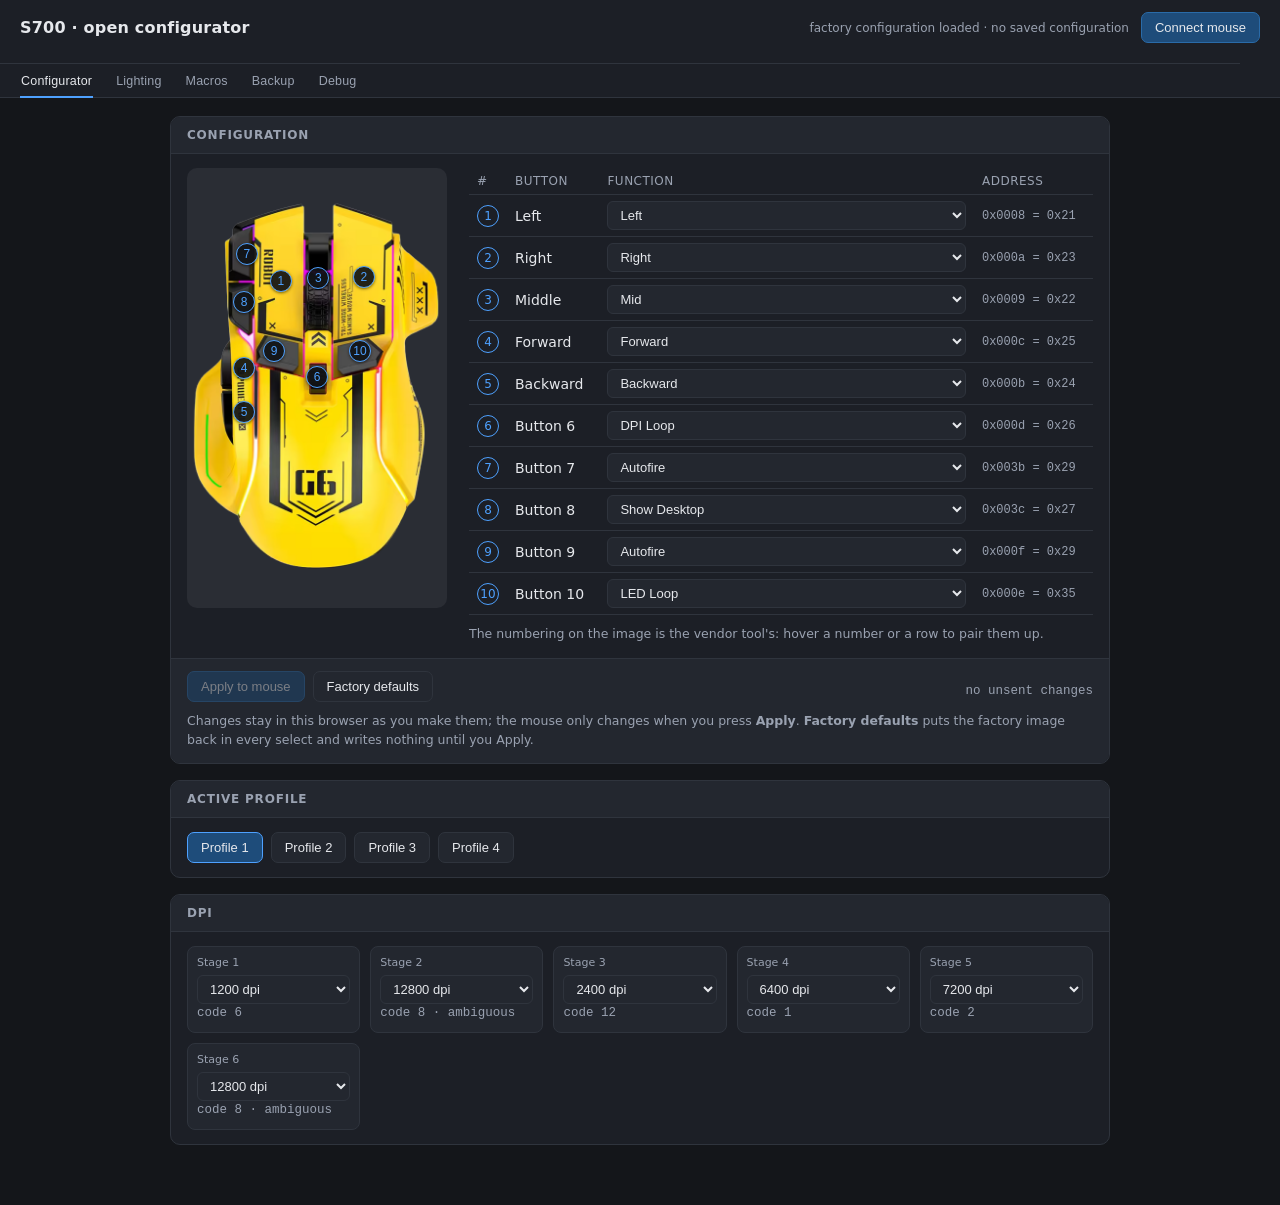
<file: web/index.html>
<!doctype html>
<html lang="en">
<head>
<meta charset="utf-8">
<meta http-equiv="Cache-Control" content="no-store, must-revalidate">
<meta name="viewport" content="width=device-width, initial-scale=1">
<title>S700 mouse configurator — HXSJ S700 «G6» without the vendor software</title>
<meta name="description" content="Configure the HXSJ S700 (&quot;G6&quot;) gaming mouse from your browser or a single binary: 10 buttons, 6 DPI stages, macros and RGB lighting. No drivers, no vendor software, no install — Linux, Windows and Chrome via WebHID.">
<meta name="keywords" content="S700, HXSJ S700, G6 mouse, S700 Gaming Mouse, mouse configurator, WebHID, HID feature report, DPI, macros, RGB lighting, Linux, Windows, no drivers">
<meta name="author" content="Jo3l">
<meta name="robots" content="index,follow">
<link rel="canonical" href="https://jo3l.github.io/s700-mouse-configurator/">
<meta property="og:type" content="website">
<meta property="og:site_name" content="S700 mouse configurator">
<meta property="og:title" content="S700 mouse configurator — HXSJ S700 «G6»">
<meta property="og:description" content="Buttons, DPI stages, macros and RGB lighting for the HXSJ S700 mouse, from a web page or a single binary. No vendor software, no drivers.">
<meta property="og:url" content="https://jo3l.github.io/s700-mouse-configurator/">
<meta name="twitter:card" content="summary">
<meta name="theme-color" content="#101216">
<link rel="icon" href="data:image/svg+xml,%3Csvg xmlns='http://www.w3.org/2000/svg' viewBox='0 0 32 32'%3E%3Crect width='32' height='32' rx='8' fill='%23101216'/%3E%3Crect x='11' y='7' width='10' height='17' rx='5' fill='none' stroke='%236cf' stroke-width='2'/%3E%3Cline x1='16' y1='10' x2='16' y2='14' stroke='%236cf' stroke-width='2'/%3E%3C/svg%3E">
<link rel="stylesheet" href="./style.css">
</head>
<body>
<header>
  <h1>S700 · open configurator</h1>
  <nav class="tabs" id="tabs" role="tablist" aria-label="Views">
    <button role="tab" id="tabMain" data-panel="main" aria-controls="panelMain"
            aria-selected="true" tabindex="0">Configurator</button>
    <button role="tab" id="tabLights" data-panel="lights" aria-controls="panelLights"
            aria-selected="false" tabindex="-1">Lighting</button>
    <button role="tab" id="tabMacros" data-panel="macros" aria-controls="panelMacros"
            aria-selected="false" tabindex="-1">Macros</button>
    <button role="tab" id="tabBackup" data-panel="backup" aria-controls="panelBackup"
            aria-selected="false" tabindex="-1">Backup</button>
    <button role="tab" id="tabDebug" data-panel="debug" aria-controls="panelDebug"
            aria-selected="false" tabindex="-1">Debug</button>
  </nav>
  <span class="spacer"></span>
  <span id="status">no device</span>
  <button id="btnConnect" class="primary">Connect mouse</button>
</header>

<main>
  <!-- ========================================================= configuration -->
  <div class="tabpanel" id="panelMain" role="tabpanel" aria-labelledby="tabMain">
    <p class="hint err" id="intro" hidden></p>

    <section>
      <h2>Configuration</h2>
      <div class="body buttons-layout">
        <div class="diagram" id="diagram">
          <img src="./mouse.png" alt="Mouse seen from above; the numbers on the hover targets are the vendor tool's">
        </div>
        <div class="buttons-table">
          <p class="hint warn" id="cfgWarn" hidden></p>
          <table>
            <thead><tr><th>#</th><th>Button</th><th>Function</th><th>Address</th></tr></thead>
            <tbody id="buttons"></tbody>
          </table>
          <p class="hint" style="margin:10px 0 0">
            The numbering on the image is the vendor tool's: hover a number or a row to pair them up.
          </p>
        </div>
      </div>
      <div class="body footer">
        <div class="bar" id="bar"><i></i></div>
        <div class="row">
          <button id="btnApply" class="primary" disabled>Apply to mouse</button>
          <button id="btnDefaults">Factory defaults</button>
          <span class="mono hint" id="applyState" style="margin-left:auto"></span>
        </div>
        <p class="hint" style="margin-bottom:0">
          Changes stay in this browser as you make them; the mouse only changes when you press
          <b>Apply</b>. <b>Factory defaults</b> puts the factory image back in every select and writes
          nothing until you Apply.
        </p>
      </div>
    </section>

    <section>
      <h2>Active profile</h2>
      <div class="body">
        <div class="profiles" id="profiles"></div>
      </div>
    </section>

    <section>
      <h2>DPI</h2>
      <div class="body">
        <div class="dpi" id="dpi"></div>
      </div>
    </section>
  </div>

  <!-- ================================================================ lighting -->
  <div class="tabpanel" id="panelLights" role="tabpanel" aria-labelledby="tabLights" hidden>
    <section>
      <h2>Lighting</h2>
      <div class="body">
        <div class="row">
          <label class="mono" for="ledMode">effect</label>
          <select id="ledMode"></select>
          <span class="mono hint" id="ledModeRaw"></span>
        </div>
        <div class="row" style="margin-top:10px">
          <span class="led-opt" id="ledOptBright">
            <label class="mono" for="ledBright">brightness <span class="hint">(0 = brightest)</span></label>
            <input id="ledBright" type="range" min="0" max="15" step="1" value="0">
            <span class="mono led-num" id="ledBrightVal">0</span>
          </span>
          <span class="led-opt" id="ledOptSpeed">
            <label class="mono" for="ledCycle">speed</label>
            <input id="ledCycle" type="range" min="0" max="7" step="1" value="0">
            <span class="mono led-num" id="ledCycleVal">0</span>
          </span>
        </div>
        <div class="row" style="margin-top:10px" id="ledRowFeats">
          <span class="led-opt" id="ledOptSym">
            <label class="ch"><input type="checkbox" id="ledSymmetry"><i>symmetric</i></label>
          </span>
          <span class="led-opt" id="ledOptDirs"><span class="led-dirs" id="ledDirs"></span></span>
        </div>
        <div id="ledOptReact" hidden>
          <div class="row" style="margin-top:10px"><span class="mono">button response</span></div>
          <div class="led-react" id="ledReact"></div>
        </div>
        <p class="hint" id="ledHint" style="margin:10px 0 0"></p>
        <p class="hint" style="margin:10px 0 0">
          The animations live in the firmware: you pick one, and then its colours, brightness and
          direction. The fourteen entries and the controls each one shows are the vendor tool's own —
          measured by driving it and diffing the image it writes, so what you set here is what it would
          have stored. <span class="mono">0x1C</span> holds the effect (high nibble) and the cycle speed
          (low nibble); <span class="mono">0x33</span> bit 7 selects the vendor's second group of names,
          which is why some names repeat the same id.
        </p>
      </div>
    </section>

    <section id="secLedColours">
      <h2>Colours</h2>
      <div class="body">
        <div class="led-colours" id="ledUser"></div>
        <p class="hint" style="margin:10px 0 0">
          Seven colours, 4 bits per channel (<span class="mono">0–15</span> each), so the picker can
          only land on 16 levels — the numbers next to it are exactly what goes into the mouse. The
          cycling effects walk through the ones ticked as <b>cycle</b>. Colour 1–6 is stored paired
          with the six DPI stages in the same byte (one channel each), and colour 7 shares a byte
          with the brightness.
        </p>
      </div>
    </section>

    <section id="secLedDpi">
      <h2>Colour per DPI stage</h2>
      <div class="body">
        <div class="led-colours" id="ledDpi"></div>
        <p class="hint" style="margin:10px 0 0">
          What some effects step through as you change stage, one colour per DPI step.
        </p>
      </div>
      <div class="body footer">
        <div class="bar" id="ledBar"><i></i></div>
        <div class="row">
          <button id="btnApplyLeds" class="primary" disabled>Apply to mouse</button>
          <span class="mono hint" id="ledApplyState" style="margin-left:auto"></span>
        </div>
        <p class="hint" style="margin-bottom:0">
          One <b>Apply</b> writes the <b>whole configuration</b> — buttons, DPI, macros, profile and
          these lights — not just the colours: the mouse cannot be read back, so sending only some
          fields would leave its pointer table stale. Until you Apply, the changes stay in this
          browser.
        </p>
      </div>
    </section>
  </div>

  <!-- ================================================================ macros -->
  <div class="tabpanel" id="panelMacros" role="tabpanel" aria-labelledby="tabMacros" hidden>
    <section>
      <h2>Macros</h2>
      <div class="body macros-layout">
        <div class="macro-side">
          <div class="row">
            <button id="btnMacroNew" class="primary">New macro</button>
            <span class="mono hint" id="macroSpace" style="margin-left:auto"></span>
          </div>
          <div class="macro-items" id="macroList"></div>
        </div>
        <div class="macro-editor">
          <p class="hint" id="macroEmpty">
            No macro selected. A macro is a short sequence of key presses the mouse runs on its own
            when you assign it to a button — create one with <b>New macro</b>.
          </p>
          <div id="macroForm" hidden>
            <div class="macro-head">
              <label class="mono" for="macroName">name</label>
              <input id="macroName" type="text" maxlength="40" spellcheck="false"
                     placeholder="copy / paste, open terminal…">
              <button id="btnMacroDelete" class="ghost">Delete</button>
            </div>
            <div class="macro-repeat">
              <label><input type="radio" name="macroRepeat" value="release"> Run until release</label>
              <label><input type="radio" name="macroRepeat" value="click"> Run until click</label>
              <label><input type="radio" name="macroRepeat" value="on"> Repeat on</label>
              <input id="macroCount" type="number" min="1" max="999" value="1" title="How many times the macro runs">
              <span class="mono hint">times</span>
            </div>
            <p class="hint" style="margin:2px 0 8px">
              <b>Run until release</b> is the mode the held-key recipe uses: a one-step macro with
              the key <i>down</i> holds while the button is pressed (measured on the mouse).
              Multi-step flows, <b>Run until click</b> and <b>Repeat on N</b> are written exactly as
              the vendor tool writes them, but their timing has not been watched on the mouse. The
              mode lives inside the macro, not in the button's action byte
              (<span class="mono">docs/PROTOCOL.md</span> §5-ter).
            </p>
            <div class="macro-steps" id="macroSteps"></div>
            <div class="row" style="margin-top:10px">
              <button id="btnMacroAddStep">Add step</button>
            </div>
            <pre class="mono" id="macroBytes"></pre>
          </div>
        </div>
      </div>
      <div class="body footer">
        <div class="row">
          <button id="btnApplyMacros" class="primary" disabled>Apply to mouse</button>
          <span class="mono hint" id="macroApplyState" style="margin-left:auto"></span>
        </div>
        <p class="hint" style="margin-bottom:0">
          To use a macro, pick it in the <b>Function</b> column of the Configuration tab — macro slots
          are only mapped in profile 1, like media and keyboard keys. Macros live in this browser and
          reach the mouse with <b>Apply</b>, sharing the mouse's 192 B flow block with the keys: a
          held key takes 42 B and a macro takes its own length, so they add up.
        </p>
      </div>
    </section>
  </div>

  <!-- ================================================================ backup -->
  <div class="tabpanel" id="panelBackup" role="tabpanel" aria-labelledby="tabBackup" hidden>
    <section>
      <h2>Configuration file</h2>
      <div class="body">
        <div class="row">
          <button id="btnBackup" disabled>Export configuration…</button>
          <button id="btnRestore">Import configuration…</button>
          <input type="file" id="fileRestore" accept=".json" style="display:none">
        </div>
        <p class="hint" style="margin-bottom:0">
          Export downloads the whole memory image as JSON (1384 bytes) — keep it to move the setup to
          another PC or to undo later. Import loads a file into the editor and saves it in this browser;
          it does not write to the mouse: review it and press <b>Apply</b> in the configuration tab.
        </p>
      </div>
    </section>

    <section>
      <h2>Saved in this browser</h2>
      <div class="body">
        <div class="row">
          <button id="btnLoadSaved" disabled>Revert to saved</button>
          <button id="btnForget" class="ghost" disabled>Forget</button>
          <span class="mono hint" id="storageState" style="margin-left:auto"></span>
        </div>
        <p class="hint" style="margin-bottom:0">
          Every change is stored in this browser (<span class="mono">localStorage</span>) as you make
          it, so reloading the page does not lose it; a file is only needed to carry the setup
          elsewhere. <b>Revert</b> throws the unsent changes away and goes back to what is stored;
          <b>Forget</b> deletes what is stored.
        </p>
      </div>
    </section>
  </div>

  <!-- ================================================================= debug -->
  <div class="tabpanel" id="panelDebug" role="tabpanel" aria-labelledby="tabDebug" hidden>
    <section>
      <h2>Theme</h2>
      <div class="body">
        <div class="row">
          <label class="mono" for="themeSelect">skin</label>
          <select id="themeSelect">
            <option value="classic" selected>Classic console</option>
            <option value="eva">ORIEL (EVA-01)</option>
          </select>
          <span class="mono hint" id="themeHint" style="margin-left:auto"></span>
        </div>
        <p class="hint" style="margin-bottom:0">
          The two skins are the same configurator over the same saved configuration; the other one
          opens as its own page in this window. Your unsent changes travel with it — they live in this
          browser, not in the page — and nothing is written to the mouse until <b>Apply</b>.
        </p>
      </div>
    </section>

    <section>
      <h2>Device</h2>
      <div class="body">
        <p class="hint" id="hintAll" hidden>
          If your mouse is not in the list, try <b>Search all HID devices</b> (it lists every HID
          device in the system, not just the vendor collection ones) and pick the one named like
          your mouse. If it still does not show up, the browser cannot talk to it.
        </p>
        <div class="row" style="margin-bottom:8px">
          <button id="btnConnectAll" hidden>Search all HID devices</button>
          <button id="btnCopy" disabled>Copy diagnostic</button>
        </div>
        <pre id="device" class="mono">(no device)</pre>
        <p class="hint mono" id="buildInfo" style="margin:6px 0 0"></p>
        <div id="linPerm" hidden style="margin-top:12px">
          <p class="hint" style="margin-top:0">
            <b>Linux:</b> the mouse node (<span class="mono" id="linPermNode">/dev/hidraw*</span>) belongs to
            root, so this user cannot open it. Install the udev rule once — your desktop asks for your
            password — and from then on both this window and Chrome use the mouse with nothing else to do.
          </p>
          <div class="row">
            <button id="btnInstallRule" class="primary">Install udev rule</button>
            <span class="mono hint" id="linPermState" style="margin-left:auto"></span>
          </div>
        </div>
      </div>
    </section>

    <section>
      <h2>Byte probe</h2>
      <div class="body">
        <div class="row">
          <label class="mono" for="pokeAddr">address</label>
          <input id="pokeAddr" class="mono" type="text" value="0x1c" style="width:76px">
          <label class="mono" for="pokeVal">value</label>
          <input id="pokeVal" class="mono" type="text" value="0x84" style="width:76px">
          <button id="btnPoke">Set in image</button>
          <button id="btnPokeClear" class="ghost">Clear all</button>
          <span class="mono hint" id="pokeState" style="margin-left:auto">(none)</span>
        </div>
        <p class="hint" style="margin-bottom:0">
          Sets one byte in the image this browser is holding — nothing is sent until <b>Apply</b>.
          For the fields the Lighting tab does not expose: sweep <span class="mono">0x1C</span>
          (effect in the high nibble, cycle time in the low one), <span class="mono">0x3F</span>
          (brightness) or <span class="mono">0x3A</span> (the symmetry/direction bits) and watch the
          mouse. Probes are not part of the saved configuration and are dropped on reload.
        </p>
      </div>
    </section>

    <section>
      <h2>Keyboard keys</h2>
      <div class="body">
        <div class="row">
          <label class="mono" for="keyMode">on press</label>
          <select id="keyMode">
            <option value="hold">hold while pressed (run until release)</option>
            <option value="tap">tap once</option>
            <option value="repeat">tap while held</option>
          </select>
          <label class="mono" for="slotMode">slot mode</label>
          <input id="slotMode" class="mono" size="4" value="04" />
          <span class="mono hint" id="keyModeHint" style="margin-left:auto"></span>
        </div>
        <div class="row">
          <button id="btnImageHex" class="ghost">Copy the image as hex</button>
          <button id="btnLogCopy" class="ghost">Copy the sent frames</button>
          <button id="btnKeyProbe" class="ghost">Probe the 4 key shapes on buttons 4–7 (G)</button>
          <span class="mono hint" id="keyProbeHint"></span>
        </div>
        <p class="hint" style="margin-bottom:0">
          <b>Hold</b> (the default) writes the vendor's own shape: twenty
          <span class="mono">81 &lt;key&gt;</span> words with action
          <span class="mono">0x2E</span>, no release inside, so the key goes down when you press
          the button and comes up when you let go — confirmed on the mouse. It needs the macro
          library out of the way first: the factory image keeps it in <span class="mono">0x400</span>,
          the same block the button flows use, so every Apply moves it up to
          <span class="mono">0x4C0</span> (<span class="mono">liftLibrary()</span>); otherwise the
          firmware runs the library's flow and the key is a 1 ms tap. <b>Tap once</b> carries its
          own release (<span class="mono">83 &lt;key&gt; &lt;delay&gt; &lt;key&gt; 00 00</span>) and
          <b>tap while held</b> uses <span class="mono">81/01</span> pairs. Nothing is written
          until <b>Apply</b>.
        </p>
      </div>
    </section>

    <section>
      <h2>Memory image</h2>
      <div class="body">
        <pre id="hex" class="mono">(nothing loaded yet)</pre>
      </div>
    </section>

    <section>
      <h2>HID traffic</h2>
      <div class="body">
        <div class="row">
          <label class="mono" for="pauseMs">delay between blocks</label>
          <input id="pauseMs" type="number" min="0" max="50" step="1" value="2"
                 style="width:64px;padding:5px 6px;border:1px solid #ccd;border-radius:6px">
          <span class="mono">ms</span>
          <span class="mono hint" style="margin-left:auto">
            applied on the next Apply · raise it if blocks time out
          </span>
        </div>
      </div>
      <pre id="log"></pre>
    </section>
  </div>
</main>


<div class="modal" id="keyModal" hidden>
  <div class="modal-box">
    <h3>Press the key to assign</h3>
    <p class="hint" style="margin-top:0">Click the box and press the key you want (Shift, Ctrl, A, F5…).</p>
    <div class="keycap" id="keyCap" tabindex="0">press a key…</div>
    <div class="row modal-actions">
      <button id="btnKeyCancel" class="ghost">Cancel</button>
      <button id="btnKeyUse" class="primary" disabled>Use this key</button>
    </div>
  </div>
</div>

<script type="module" src="./app.js"></script>
</body>
</html>
</file>
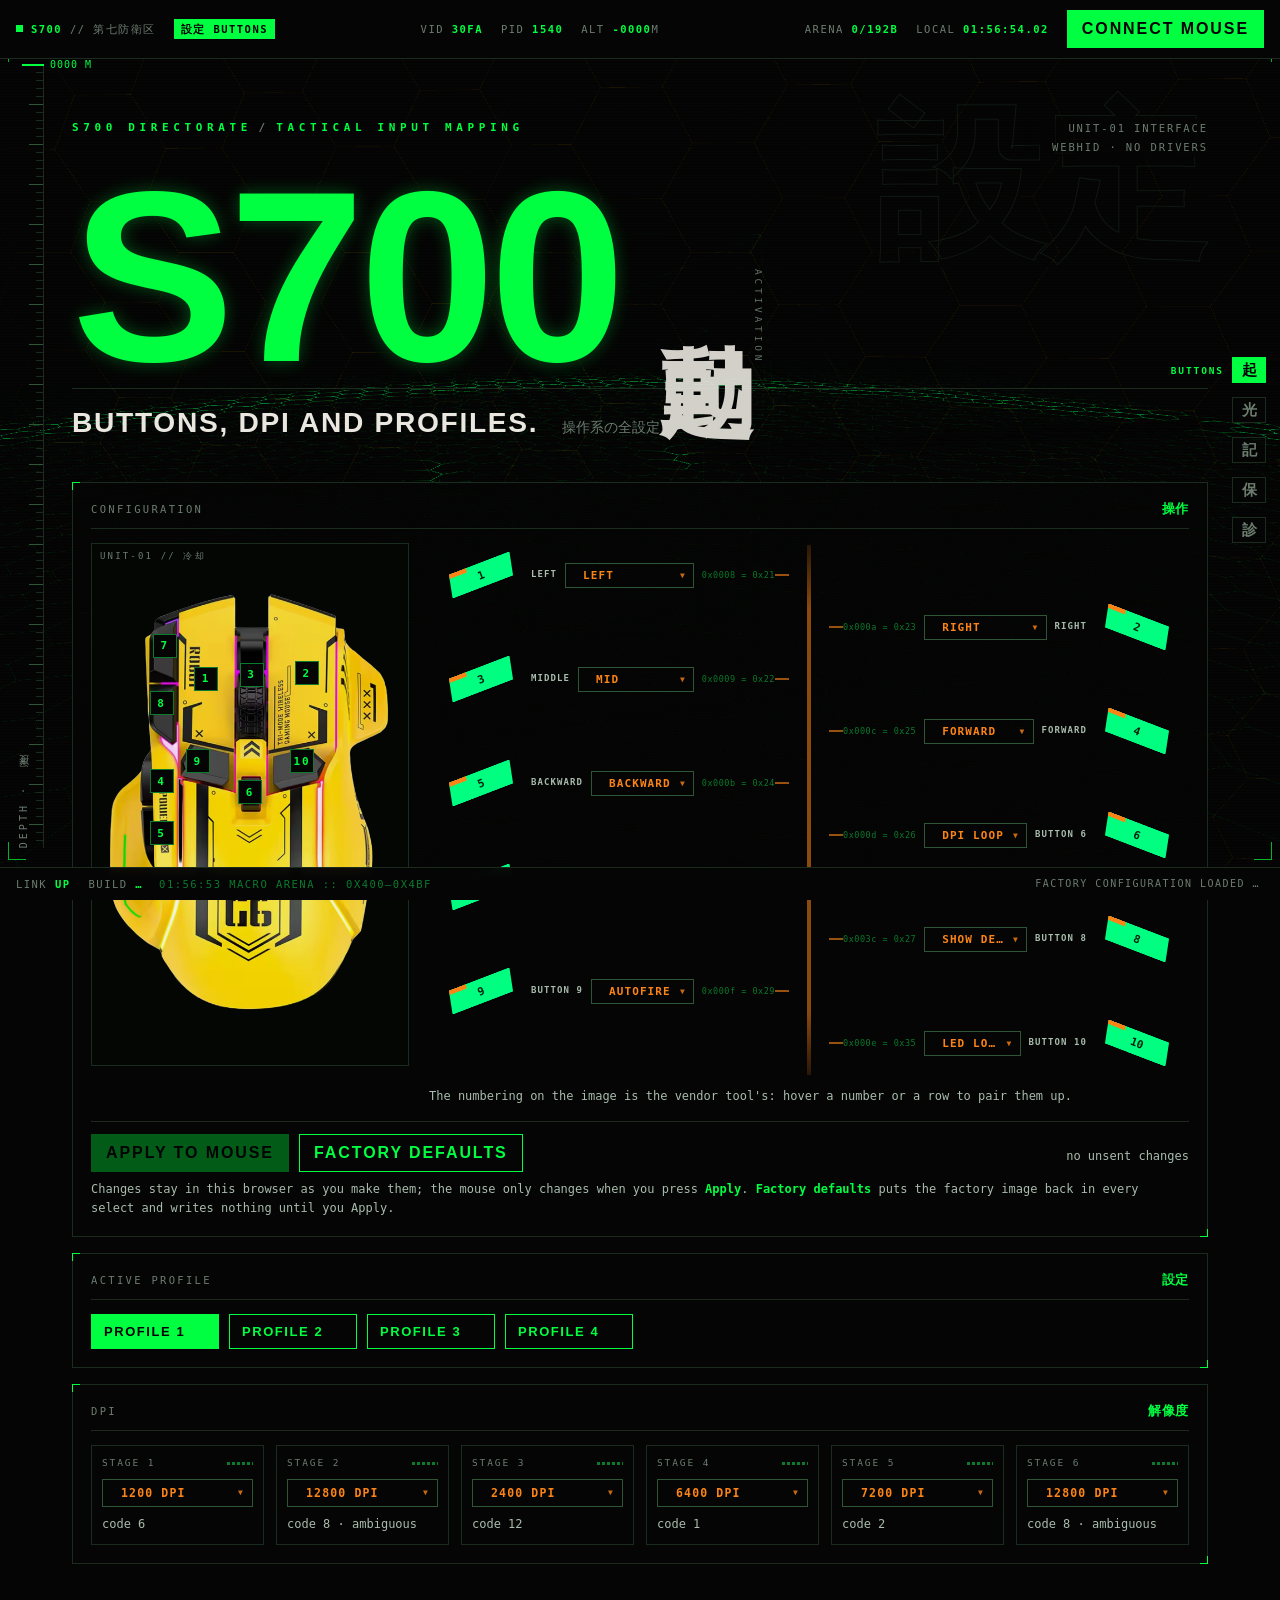
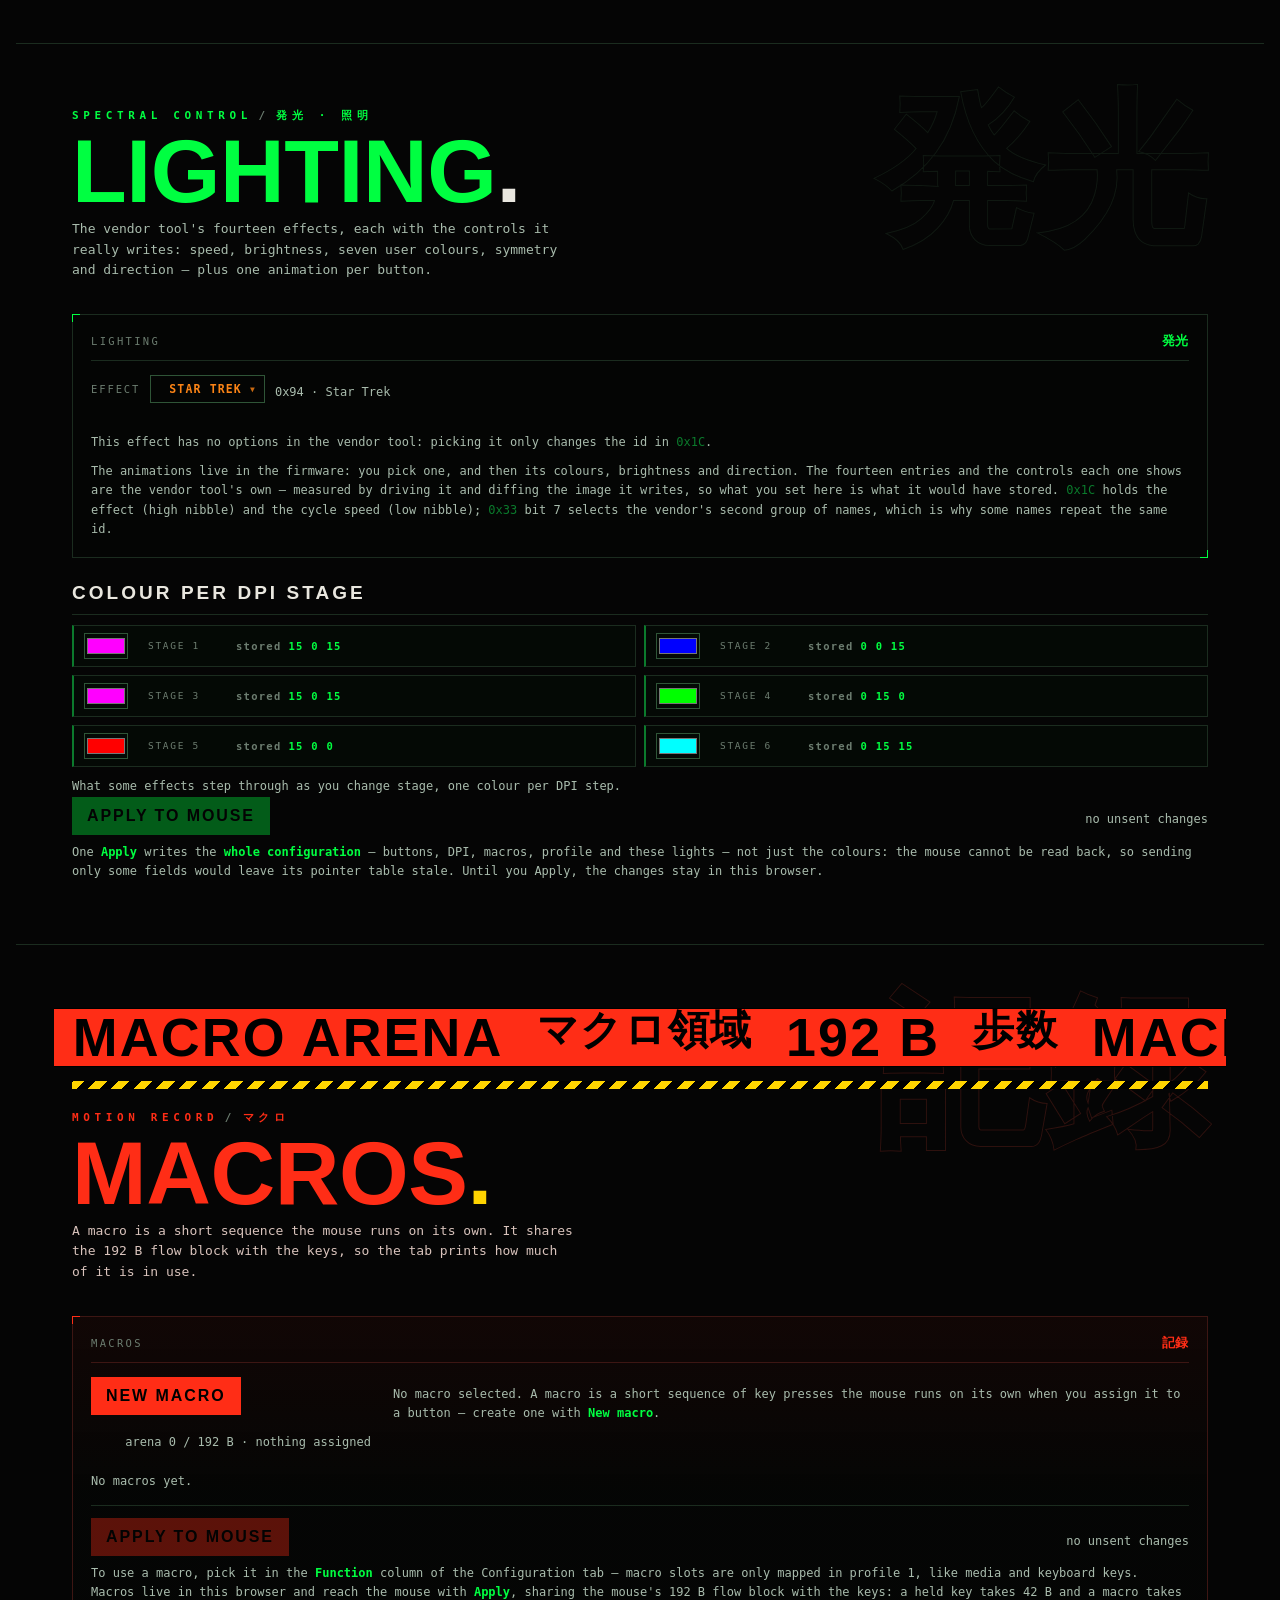
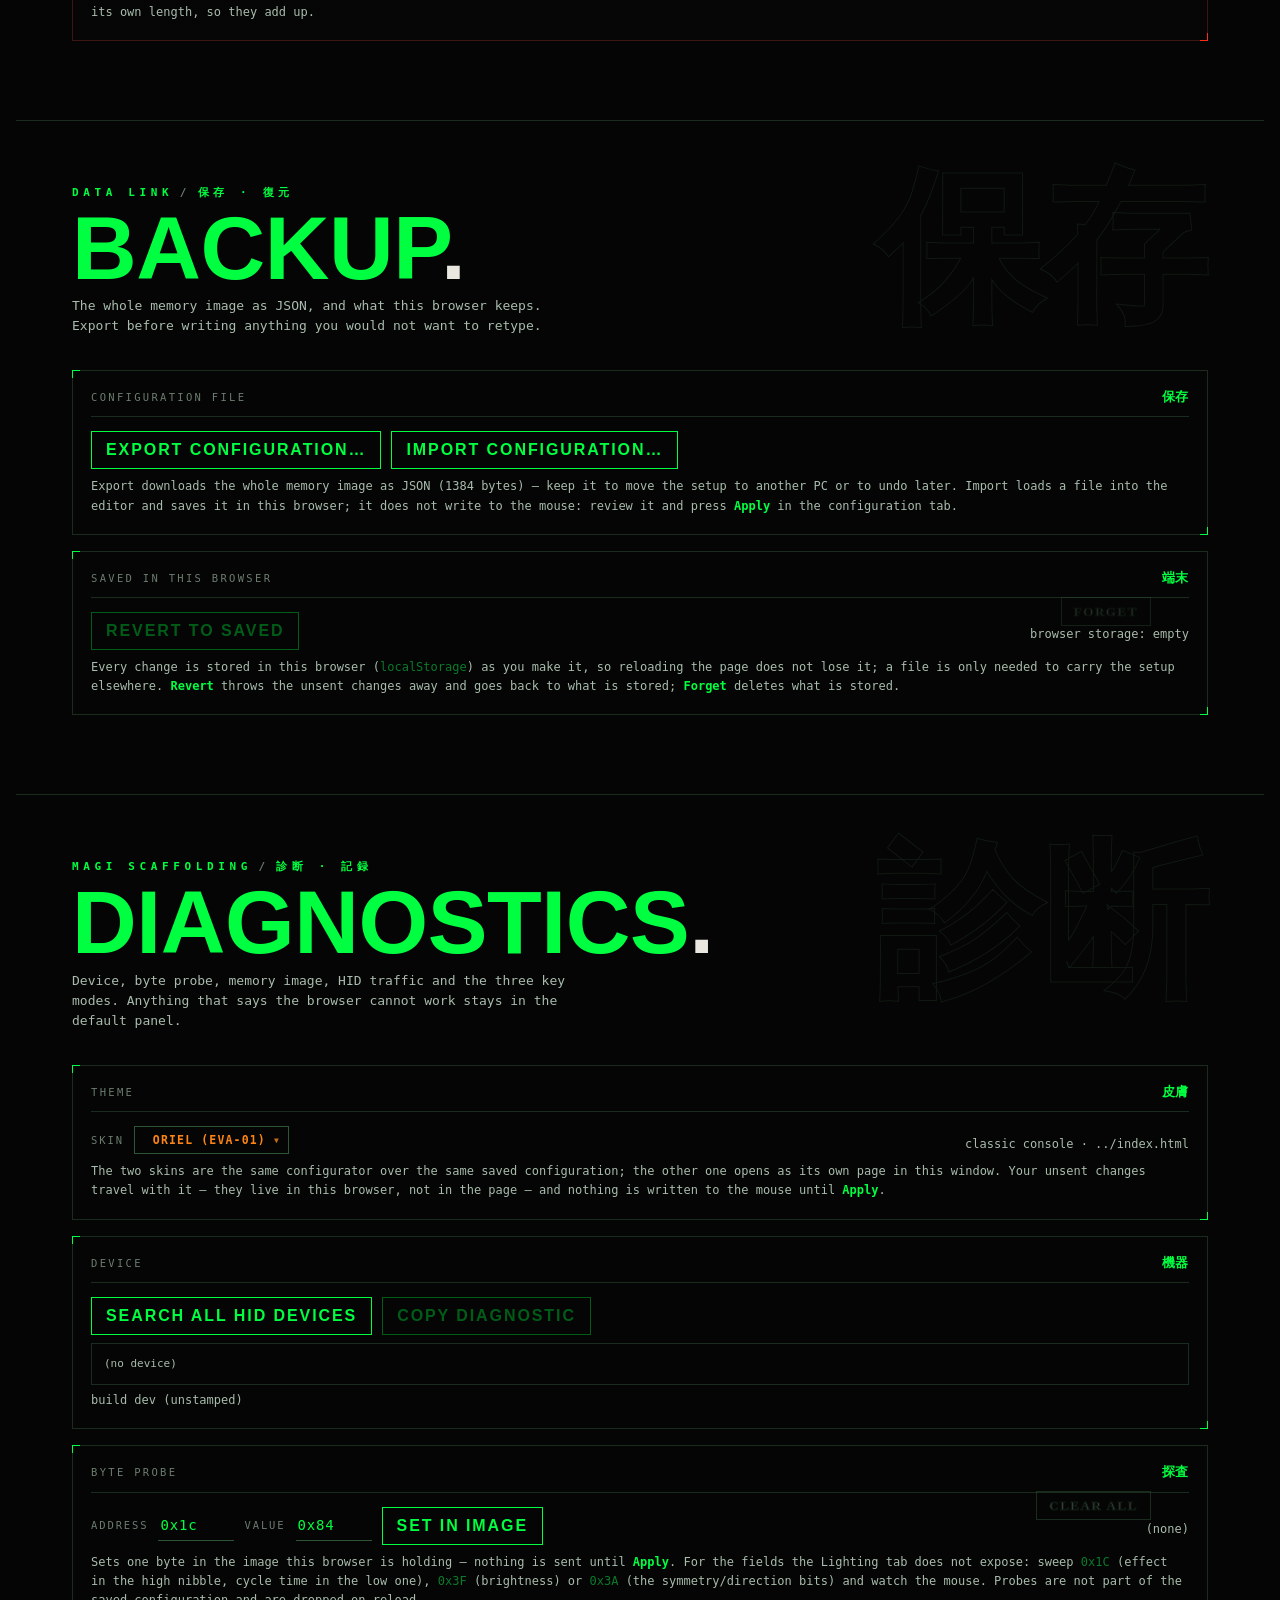
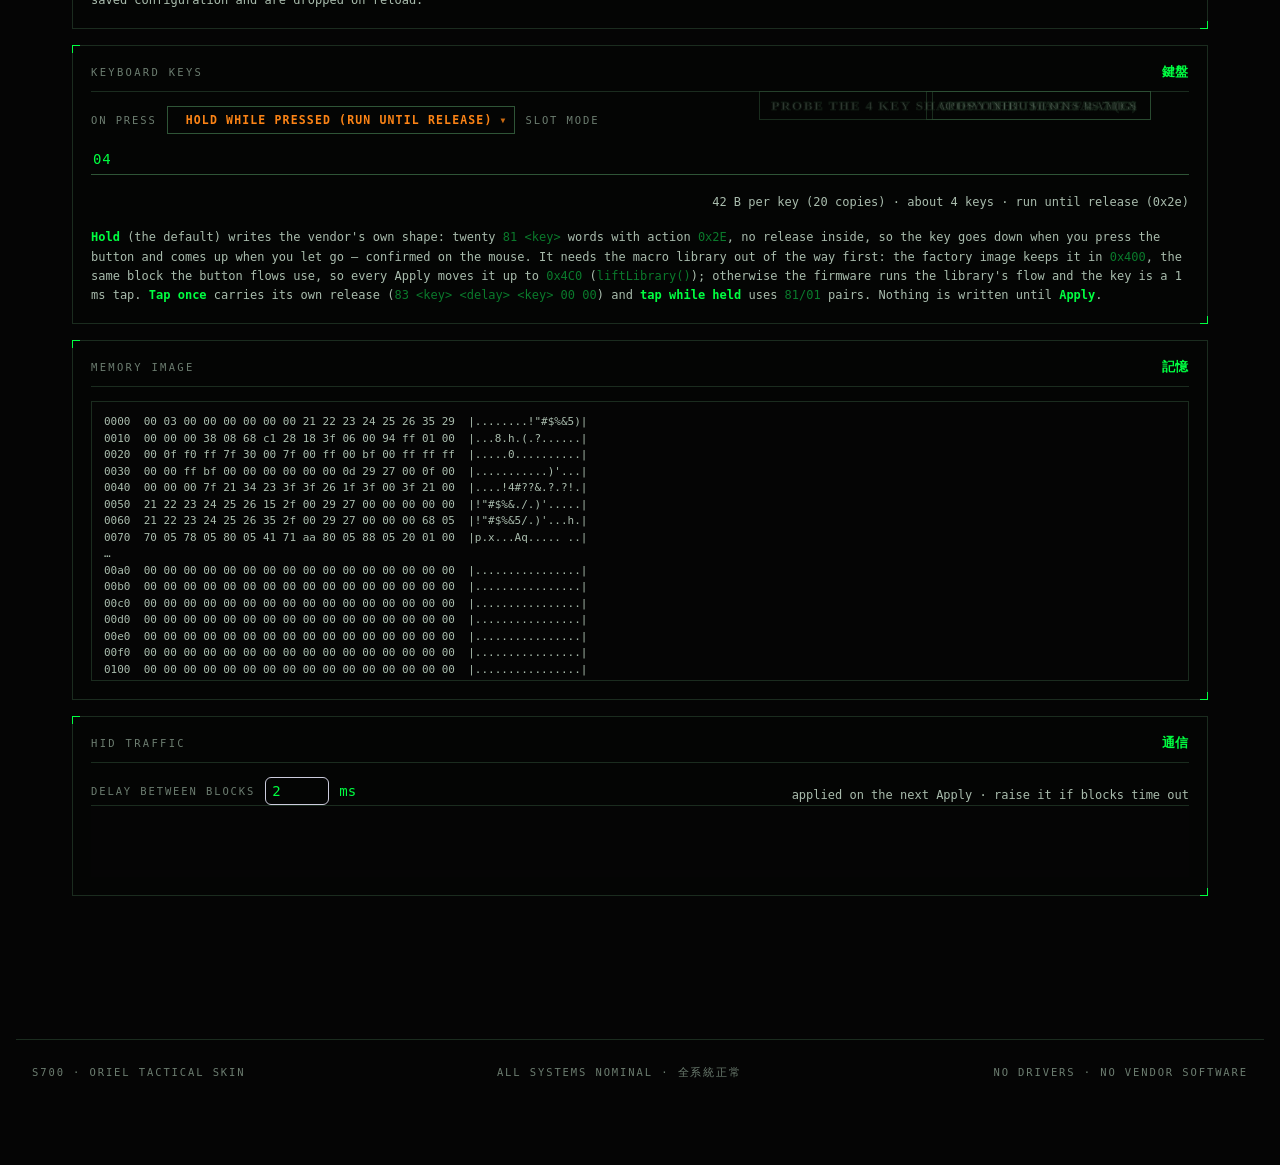
<file: web/eva/index.html>
<!doctype html>
<html lang="en">
<head>
<meta charset="utf-8">
<meta http-equiv="Cache-Control" content="no-store, must-revalidate">
<meta name="viewport" content="width=device-width, initial-scale=1, viewport-fit=cover">
<title>S700 configurator · ORIEL tactical skin — HXSJ S700 «G6»</title>
<meta name="description" content="Alternate single-page skin for the HXSJ S700 (&quot;G6&quot;) mouse configurator: buttons, DPI, macros and RGB lighting under an Evangelion-inspired tactical HUD. No drivers, no vendor software.">
<meta name="author" content="Jo3l">
<meta name="robots" content="index,follow">
<meta name="theme-color" content="#050505">
<meta property="og:type" content="website">
<meta property="og:title" content="S700 configurator · ORIEL tactical skin">
<meta property="og:description" content="Single-page, Evangelion-inspired tactical HUD for the HXSJ S700 mouse configurator.">
<link rel="icon" href="data:image/svg+xml,%3Csvg xmlns='http://www.w3.org/2000/svg' viewBox='0 0 32 32'%3E%3Crect width='32' height='32' fill='%23050505'/%3E%3Cpath d='M16 4 6 9.5v7.8C6 23.4 10.4 27.8 16 29c5.6-1.2 10-5.6 10-11.7V9.5Z' fill='none' stroke='%2300FF41' stroke-width='2'/%3E%3Cpath d='M16 9v15' stroke='%23B6FF2E' stroke-width='2'/%3E%3C/svg%3E">
<link rel="stylesheet" href="./eva.css">
</head>
<body data-state="buttons">

<canvas id="gl" aria-hidden="true"></canvas>
<div id="glScan" aria-hidden="true"></div>

<div class="frame-bar frame-top">
  <div class="fb-group"><span><span class="dot"></span><b>S700</b><span class="hide-sm"> // 第七防衛区</span></span><span class="state-tag" id="stateTag">設定 BUTTONS</span></div>
  <div class="fb-group hide-sm"><span>VID <b>30FA</b></span><span>PID <b>1540</b></span><span>ALT <b id="alt">-0000</b>M</span></div>
  <div class="fb-group"><span class="hide-sm">ARENA <b id="arenaVal">–</b></span><span class="hide-sm">LOCAL <b id="clock">00:00:00.00</b></span><button id="btnConnect" class="primary">Connect mouse</button></div>
</div>
<div class="frame-bar frame-bot">
  <div class="fb-group"><span>LINK <b id="linkState">DOWN</b></span><span class="hide-sm">BUILD <b id="buildVal">…</b></span></div>
  <div class="ticker" aria-hidden="true"><span id="tick">boot :: waiting for the mouse</span></div>
  <div class="fb-group"><span id="status">no device</span></div>
</div>
<div class="rail-l hide-sm" aria-hidden="true"><div class="ind" id="ind" data-d="0000 M"></div><div class="lab">DEPTH · 深度</div></div>
<nav class="rail-r" id="index" aria-label="Sections"></nav>
<div class="corner c-tl" aria-hidden="true"></div><div class="corner c-tr" aria-hidden="true"></div>
<div class="corner c-bl" aria-hidden="true"></div><div class="corner c-br" aria-hidden="true"></div>

<main>
<!-- ========================================================== configuration -->
  <section class="sec" id="panelMain" data-state="buttons" data-k="起" data-l="BUTTONS" data-label="設定 BUTTONS">
    <div class="ghost" aria-hidden="true">設定</div>
    <div class="in">
      <div class="hero-head">
        <p class="kick">S700 Directorate<span class="sep">/</span>Tactical input mapping</p>
        <div class="meta">Unit-01 interface<br>WebHID · no drivers</div>
      </div>
      <div class="hero-main">
        <h1 class="disp hero-title" data-text="S700">S700</h1>
        <div class="hero-kanji jp" aria-hidden="true"><small>ACTIVATION</small>起動</div>
      </div>
      <div class="tagline">
        <p class="en">Buttons, DPI and profiles.</p>
        <p class="ja">操作系の全設定。</p>
      </div>

    <p class="hint err" id="intro" hidden></p>

    <section class="panel">
      <div class="ph"><span>Configuration</span><span class="jp">操作</span></div>
      <div class="body buttons-layout">
        <div class="diagram" id="diagram">
          <img src="../mouse.png" alt="Mouse seen from above; the numbers on the hover targets are the vendor tool's">
        </div>
        <div class="buttons-table">
          <p class="hint warn" id="cfgWarn" hidden></p>
          <table>
            <thead><tr><th>#</th><th>Button</th><th>Function</th><th>Address</th></tr></thead>
            <tbody id="buttons"></tbody>
          </table>
          <p class="hint" style="margin:10px 0 0">
            The numbering on the image is the vendor tool's: hover a number or a row to pair them up.
          </p>
        </div>
      </div>
      <div class="body footer">
        <div class="bar" id="bar"><i></i></div>
        <div class="row">
          <button id="btnApply" class="primary" disabled>Apply to mouse</button>
          <button id="btnDefaults">Factory defaults</button>
          <span class="mono hint" id="applyState" style="margin-left:auto"></span>
        </div>
        <p class="hint" style="margin-bottom:0">
          Changes stay in this browser as you make them; the mouse only changes when you press
          <b>Apply</b>. <b>Factory defaults</b> puts the factory image back in every select and writes
          nothing until you Apply.
        </p>
      </div>
    </section>

    <section class="panel">
      <div class="ph"><span>Active profile</span><span class="jp">設定</span></div>
      <div class="body">
        <div class="profiles" id="profiles"></div>
      </div>
    </section>

    <section class="panel">
      <div class="ph"><span>DPI</span><span class="jp">解像度</span></div>
      <div class="body">
        <div class="dpi" id="dpi"></div>
      </div>
    </section>
      </div>
  </section>
  <section class="sec" id="panelLights" data-state="lights" data-k="光" data-l="LIGHTING" data-label="発光 LIGHTING">
    <div class="ghost" aria-hidden="true">発光</div>
    <div class="in">
      <div class="head-row">
        <p class="kick">Spectral control<span class="sep">/</span>発光 · 照明</p>
        <h2 class="disp sec-h">Lighting<span class="alt">.</span></h2>
        <p class="lede">The vendor tool's fourteen effects, each with the controls it really writes: speed, brightness, seven user colours, symmetry and direction — plus one animation per button.</p>
      </div>

    <section class="panel">
      <div class="ph"><span>Lighting</span><span class="jp">発光</span></div>
      <div class="body">
        <div class="row">
          <label class="mono" for="ledMode">effect</label>
          <select id="ledMode"></select>
          <span class="mono hint" id="ledModeRaw"></span>
        </div>
        <div class="row" style="margin-top:10px">
          <span class="led-opt" id="ledOptBright">
            <label class="mono" for="ledBright">brightness <span class="hint">(0 = brightest)</span></label>
            <input id="ledBright" type="range" min="0" max="15" step="1" value="0">
            <span class="mono led-num" id="ledBrightVal">0</span>
          </span>
          <span class="led-opt" id="ledOptSpeed">
            <label class="mono" for="ledCycle">speed</label>
            <input id="ledCycle" type="range" min="0" max="7" step="1" value="0">
            <span class="mono led-num" id="ledCycleVal">0</span>
          </span>
        </div>
        <div class="row" style="margin-top:10px" id="ledRowFeats">
          <span class="led-opt" id="ledOptSym">
            <label class="ch"><input type="checkbox" id="ledSymmetry"><i>symmetric</i></label>
          </span>
          <span class="led-opt" id="ledOptDirs"><span class="led-dirs" id="ledDirs"></span></span>
        </div>
        <div id="ledOptReact" hidden>
          <div class="row" style="margin-top:10px"><span class="mono">button response</span></div>
          <div class="led-react" id="ledReact"></div>
        </div>
        <p class="hint" id="ledHint" style="margin:10px 0 0"></p>
        <p class="hint" style="margin:10px 0 0">
          The animations live in the firmware: you pick one, and then its colours, brightness and
          direction. The fourteen entries and the controls each one shows are the vendor tool's own —
          measured by driving it and diffing the image it writes, so what you set here is what it would
          have stored. <span class="mono">0x1C</span> holds the effect (high nibble) and the cycle speed
          (low nibble); <span class="mono">0x33</span> bit 7 selects the vendor's second group of names,
          which is why some names repeat the same id.
        </p>
      </div>
    </section>

    <section id="secLedColours">
      <h3 class="sub">Colours</h3>
      <div class="body">
        <div class="led-colours" id="ledUser"></div>
        <p class="hint" style="margin:10px 0 0">
          Seven colours, 4 bits per channel (<span class="mono">0–15</span> each), so the picker can
          only land on 16 levels — the numbers next to it are exactly what goes into the mouse. The
          cycling effects walk through the ones ticked as <b>cycle</b>. Colour 1–6 is stored paired
          with the six DPI stages in the same byte (one channel each), and colour 7 shares a byte
          with the brightness.
        </p>
      </div>
    </section>

    <section id="secLedDpi">
      <h3 class="sub">Colour per DPI stage</h3>
      <div class="body">
        <div class="led-colours" id="ledDpi"></div>
        <p class="hint" style="margin:10px 0 0">
          What some effects step through as you change stage, one colour per DPI step.
        </p>
      </div>
      <div class="body footer">
        <div class="bar" id="ledBar"><i></i></div>
        <div class="row">
          <button id="btnApplyLeds" class="primary" disabled>Apply to mouse</button>
          <span class="mono hint" id="ledApplyState" style="margin-left:auto"></span>
        </div>
        <p class="hint" style="margin-bottom:0">
          One <b>Apply</b> writes the <b>whole configuration</b> — buttons, DPI, macros, profile and
          these lights — not just the colours: the mouse cannot be read back, so sending only some
          fields would leave its pointer table stale. Until you Apply, the changes stay in this
          browser.
        </p>
      </div>
    </section>
      </div>
  </section>
  <section class="sec" id="panelMacros" data-state="macros" data-k="記" data-l="MACROS" data-label="記録 MACROS">
    <div class="ghost" aria-hidden="true">記録</div>
    <div class="in">
      <div class="danger" aria-hidden="true"><div class="track">
        <span>MACRO ARENA</span><span class="jp">マクロ領域</span><span>192 B</span><span class="jp">歩数</span>
        <span>MACRO ARENA</span><span class="jp">マクロ領域</span><span>192 B</span><span class="jp">歩数</span>
      </div></div>
      <div class="hazard thin" style="margin:0 0 20px"></div>
      <div class="head-row">
        <p class="kick">Motion record<span class="sep">/</span>マクロ</p>
        <h2 class="disp sec-h">Macros<span class="alt">.</span></h2>
        <p class="lede">A macro is a short sequence the mouse runs on its own. It shares the 192 B flow block with the keys, so the tab prints how much of it is in use.</p>
      </div>

    <section class="panel">
      <div class="ph"><span>Macros</span><span class="jp">記録</span></div>
      <div class="body macros-layout">
        <div class="macro-side">
          <div class="row">
            <button id="btnMacroNew" class="primary">New macro</button>
            <span class="mono hint" id="macroSpace" style="margin-left:auto"></span>
          </div>
          <div class="macro-items" id="macroList"></div>
        </div>
        <div class="macro-editor">
          <p class="hint" id="macroEmpty">
            No macro selected. A macro is a short sequence of key presses the mouse runs on its own
            when you assign it to a button — create one with <b>New macro</b>.
          </p>
          <div id="macroForm" hidden>
            <div class="macro-head">
              <label class="mono" for="macroName">name</label>
              <input id="macroName" type="text" maxlength="40" spellcheck="false"
                     placeholder="copy / paste, open terminal…">
              <button id="btnMacroDelete" class="ghost">Delete</button>
            </div>
            <div class="macro-repeat">
              <label><input type="radio" name="macroRepeat" value="release"> Run until release</label>
              <label><input type="radio" name="macroRepeat" value="click"> Run until click</label>
              <label><input type="radio" name="macroRepeat" value="on"> Repeat on</label>
              <input id="macroCount" type="number" min="1" max="999" value="1" title="How many times the macro runs">
              <span class="mono hint">times</span>
            </div>
            <p class="hint" style="margin:2px 0 8px">
              <b>Run until release</b> is the mode the held-key recipe uses: a one-step macro with
              the key <i>down</i> holds while the button is pressed (measured on the mouse).
              Multi-step flows, <b>Run until click</b> and <b>Repeat on N</b> are written exactly as
              the vendor tool writes them, but their timing has not been watched on the mouse. The
              mode lives inside the macro, not in the button's action byte
              (<span class="mono">docs/PROTOCOL.md</span> §5-ter).
            </p>
            <div class="macro-steps" id="macroSteps"></div>
            <div class="row" style="margin-top:10px">
              <button id="btnMacroAddStep">Add step</button>
            </div>
            <pre class="mono" id="macroBytes"></pre>
          </div>
        </div>
      </div>
      <div class="body footer">
        <div class="row">
          <button id="btnApplyMacros" class="primary" disabled>Apply to mouse</button>
          <span class="mono hint" id="macroApplyState" style="margin-left:auto"></span>
        </div>
        <p class="hint" style="margin-bottom:0">
          To use a macro, pick it in the <b>Function</b> column of the Configuration tab — macro slots
          are only mapped in profile 1, like media and keyboard keys. Macros live in this browser and
          reach the mouse with <b>Apply</b>, sharing the mouse's 192 B flow block with the keys: a
          held key takes 42 B and a macro takes its own length, so they add up.
        </p>
      </div>
    </section>
      </div>
  </section>
  <section class="sec" id="panelBackup" data-state="backup" data-k="保" data-l="BACKUP" data-label="保存 BACKUP">
    <div class="ghost" aria-hidden="true">保存</div>
    <div class="in">
      <div class="head-row">
        <p class="kick">Data link<span class="sep">/</span>保存 · 復元</p>
        <h2 class="disp sec-h">Backup<span class="alt">.</span></h2>
        <p class="lede">The whole memory image as JSON, and what this browser keeps. Export before writing anything you would not want to retype.</p>
      </div>

    <section class="panel">
      <div class="ph"><span>Configuration file</span><span class="jp">保存</span></div>
      <div class="body">
        <div class="row">
          <button id="btnBackup" disabled>Export configuration…</button>
          <button id="btnRestore">Import configuration…</button>
          <input type="file" id="fileRestore" accept=".json" style="display:none">
        </div>
        <p class="hint" style="margin-bottom:0">
          Export downloads the whole memory image as JSON (1384 bytes) — keep it to move the setup to
          another PC or to undo later. Import loads a file into the editor and saves it in this browser;
          it does not write to the mouse: review it and press <b>Apply</b> in the configuration tab.
        </p>
      </div>
    </section>

    <section class="panel">
      <div class="ph"><span>Saved in this browser</span><span class="jp">端末</span></div>
      <div class="body">
        <div class="row">
          <button id="btnLoadSaved" disabled>Revert to saved</button>
          <button id="btnForget" class="ghost" disabled>Forget</button>
          <span class="mono hint" id="storageState" style="margin-left:auto"></span>
        </div>
        <p class="hint" style="margin-bottom:0">
          Every change is stored in this browser (<span class="mono">localStorage</span>) as you make
          it, so reloading the page does not lose it; a file is only needed to carry the setup
          elsewhere. <b>Revert</b> throws the unsent changes away and goes back to what is stored;
          <b>Forget</b> deletes what is stored.
        </p>
      </div>
    </section>
      </div>
  </section>
  <section class="sec" id="panelDebug" data-state="debug" data-k="診" data-l="DIAGNOSTICS" data-label="診断 DEBUG">
    <div class="ghost" aria-hidden="true">診断</div>
    <div class="in">
      <div class="head-row">
        <p class="kick">MAGI scaffolding<span class="sep">/</span>診断 · 記録</p>
        <h2 class="disp sec-h">Diagnostics<span class="alt">.</span></h2>
        <p class="lede">Device, byte probe, memory image, HID traffic and the three key modes. Anything that says the browser cannot work stays in the default panel.</p>
      </div>

    <section class="panel">
      <div class="ph"><span>Theme</span><span class="jp">皮膚</span></div>
      <div class="body">
        <div class="row">
          <label class="mono" for="themeSelect">skin</label>
          <select id="themeSelect">
            <option value="classic">Classic console</option>
            <option value="eva" selected>ORIEL (EVA-01)</option>
          </select>
          <span class="mono hint" id="themeHint" style="margin-left:auto"></span>
        </div>
        <p class="hint" style="margin-bottom:0">
          The two skins are the same configurator over the same saved configuration; the other one
          opens as its own page in this window. Your unsent changes travel with it — they live in this
          browser, not in the page — and nothing is written to the mouse until <b>Apply</b>.
        </p>
      </div>
    </section>

    <section class="panel">
      <div class="ph"><span>Device</span><span class="jp">機器</span></div>
      <div class="body">
        <p class="hint" id="hintAll" hidden>
          If your mouse is not in the list, try <b>Search all HID devices</b> (it lists every HID
          device in the system, not just the vendor collection ones) and pick the one named like
          your mouse. If it still does not show up, the browser cannot talk to it.
        </p>
        <div class="row" style="margin-bottom:8px">
          <button id="btnConnectAll" hidden>Search all HID devices</button>
          <button id="btnCopy" disabled>Copy diagnostic</button>
        </div>
        <pre id="device" class="mono">(no device)</pre>
        <p class="hint mono" id="buildInfo" style="margin:6px 0 0"></p>
        <div id="linPerm" hidden style="margin-top:12px">
          <p class="hint" style="margin-top:0">
            <b>Linux:</b> the mouse node (<span class="mono" id="linPermNode">/dev/hidraw*</span>) belongs to
            root, so this user cannot open it. Install the udev rule once — your desktop asks for your
            password — and from then on both this window and Chrome use the mouse with nothing else to do.
          </p>
          <div class="row">
            <button id="btnInstallRule" class="primary">Install udev rule</button>
            <span class="mono hint" id="linPermState" style="margin-left:auto"></span>
          </div>
        </div>
      </div>
    </section>

    <section class="panel">
      <div class="ph"><span>Byte probe</span><span class="jp">探査</span></div>
      <div class="body">
        <div class="row">
          <label class="mono" for="pokeAddr">address</label>
          <input id="pokeAddr" class="mono" type="text" value="0x1c" style="width:76px">
          <label class="mono" for="pokeVal">value</label>
          <input id="pokeVal" class="mono" type="text" value="0x84" style="width:76px">
          <button id="btnPoke">Set in image</button>
          <button id="btnPokeClear" class="ghost">Clear all</button>
          <span class="mono hint" id="pokeState" style="margin-left:auto">(none)</span>
        </div>
        <p class="hint" style="margin-bottom:0">
          Sets one byte in the image this browser is holding — nothing is sent until <b>Apply</b>.
          For the fields the Lighting tab does not expose: sweep <span class="mono">0x1C</span>
          (effect in the high nibble, cycle time in the low one), <span class="mono">0x3F</span>
          (brightness) or <span class="mono">0x3A</span> (the symmetry/direction bits) and watch the
          mouse. Probes are not part of the saved configuration and are dropped on reload.
        </p>
      </div>
    </section>

    <section class="panel">
      <div class="ph"><span>Keyboard keys</span><span class="jp">鍵盤</span></div>
      <div class="body">
        <div class="row">
          <label class="mono" for="keyMode">on press</label>
          <select id="keyMode">
            <option value="hold">hold while pressed (run until release)</option>
            <option value="tap">tap once</option>
            <option value="repeat">tap while held</option>
          </select>
          <label class="mono" for="slotMode">slot mode</label>
          <input id="slotMode" class="mono" size="4" value="04" />
          <span class="mono hint" id="keyModeHint" style="margin-left:auto"></span>
        </div>
        <div class="row">
          <button id="btnImageHex" class="ghost">Copy the image as hex</button>
          <button id="btnLogCopy" class="ghost">Copy the sent frames</button>
          <button id="btnKeyProbe" class="ghost">Probe the 4 key shapes on buttons 4–7 (G)</button>
          <span class="mono hint" id="keyProbeHint"></span>
        </div>
        <p class="hint" style="margin-bottom:0">
          <b>Hold</b> (the default) writes the vendor's own shape: twenty
          <span class="mono">81 &lt;key&gt;</span> words with action
          <span class="mono">0x2E</span>, no release inside, so the key goes down when you press
          the button and comes up when you let go — confirmed on the mouse. It needs the macro
          library out of the way first: the factory image keeps it in <span class="mono">0x400</span>,
          the same block the button flows use, so every Apply moves it up to
          <span class="mono">0x4C0</span> (<span class="mono">liftLibrary()</span>); otherwise the
          firmware runs the library's flow and the key is a 1 ms tap. <b>Tap once</b> carries its
          own release (<span class="mono">83 &lt;key&gt; &lt;delay&gt; &lt;key&gt; 00 00</span>) and
          <b>tap while held</b> uses <span class="mono">81/01</span> pairs. Nothing is written
          until <b>Apply</b>.
        </p>
      </div>
    </section>

    <section class="panel">
      <div class="ph"><span>Memory image</span><span class="jp">記憶</span></div>
      <div class="body">
        <pre id="hex" class="mono">(nothing loaded yet)</pre>
      </div>
    </section>

    <section class="panel">
      <div class="ph"><span>HID traffic</span><span class="jp">通信</span></div>
      <div class="body">
        <div class="row">
          <label class="mono" for="pauseMs">delay between blocks</label>
          <input id="pauseMs" type="number" min="0" max="50" step="1" value="2"
                 style="width:64px;padding:5px 6px;border:1px solid #ccd;border-radius:6px">
          <span class="mono">ms</span>
          <span class="mono hint" style="margin-left:auto">
            applied on the next Apply · raise it if blocks time out
          </span>
        </div>
      </div>
      <pre id="log"></pre>
    </section>
      </div>
  </section>
</main>

<footer class="foot">
  <span>S700 · ORIEL tactical skin</span>
  <span>All systems nominal · 全系統正常</span>
  <span>no drivers · no vendor software</span>
</footer>

<div id="alertLayer" hidden role="status" aria-live="assertive" aria-labelledby="alertTitle">
  <section class="sec" id="alert" data-state="alarm" data-k="警" data-l="ALERT" data-label="警報 ALERT">
    <div class="bleed">
      <div class="hazard"></div>
      <div class="danger" aria-label="Danger">
        <div class="track" id="alertTrack" aria-hidden="true"><span>DANGER</span><span class="jp">危険</span><span>DANGER</span><span class="jp">危険</span><span>DANGER</span><span class="jp">危険</span><span>DANGER</span><span class="jp">危険</span><span>DANGER</span><span class="jp">危険</span><span>DANGER</span><span class="jp">危険</span></div>
      </div>
      <div class="hazard"></div>
    </div>
    <div class="in">
      <div class="ghost" aria-hidden="true">警報</div>
      <div class="head">
        <p class="kick" id="alertTitle">Write complete<span class="sep">/</span><span id="alertClock">--:--:--</span></p>
        <div class="tgt">
          <div class="num" id="alertNum">—</div>
          <div class="tg-lab"><span class="jp" id="alertJp">書き込み</span><span class="kick" id="alertSub">blocks written</span></div>
        </div>
        <div class="pattern">
          <span class="pl">PATTERN</span><span class="pv" id="alertPat">CLEAR</span><span class="pj" id="alertPatJp">異常なし</span>
        </div>
      </div>
      <p class="lede" id="alertMsg">—</p>
      <div class="sectors" id="alertSectors">
        <div class="sector" data-r="BUTTONS"><b>01</b><span>BUTTONS</span></div>
        <div class="sector" data-r="LIGHTS"><b>02</b><span>LIGHTS</span></div>
        <div class="sector" data-r="PROFILE"><b>03</b><span>PROFILE</span></div>
        <div class="sector" data-r="DPI"><b>04</b><span>DPI</span></div>
        <div class="sector" data-r="MACROS"><b>05</b><span>MACROS</span></div>
        <div class="sector" data-r="ARENA"><b>06</b><span>ARENA</span></div>
        <div class="sector" data-r="LIBRARY"><b>07</b><span>LIBRARY</span></div>
        <div class="sector" data-r="LED BANK"><b>08</b><span>LED BANK</span></div>
      </div>
      <p class="meta">
        <span>BYTES <b id="alertBytes">—</b></span>
        <span>BLOCKS <b id="alertBlocks">—</b><i>/132</i></span>
        <span>DEVICE <b id="alertDev">—</b></span>
        <span>AT <b id="alertSent">—</b></span>
        <span class="res">RESULT <b id="alertResult">—</b></span>
      </p>
    </div>
  </section>
</div>

<div class="modal" id="keyModal" hidden>
  <div class="modal-box">
    <h3>Press the key to assign</h3>
    <p class="hint" style="margin-top:0">Click the box and press the key you want (Shift, Ctrl, A, F5…).</p>
    <div class="keycap" id="keyCap" tabindex="0">press a key…</div>
    <div class="row modal-actions">
      <button id="btnKeyCancel" class="ghost">Cancel</button>
      <button id="btnKeyUse" class="primary" disabled>Use this key</button>
    </div>
  </div>
</div>

<script type="module" src="../app.js"></script>
<script type="module" src="./eva.js"></script>
</body>
</html>
</file>
<file: web/style.css>
:root {
  --bg: #14161a;
  --panel: #1c1f26;
  --panel2: #23272f;
  --line: #2f343d;
  --fg: #e6e8ec;
  --dim: #9aa2b1;
  --acc: #4ea1ff;
  --ok: #46c07a;
  --warn: #e0a33a;
  --err: #e05a5a;
  font-family: system-ui, -apple-system, "Segoe UI", Roboto, sans-serif;
}
* { box-sizing: border-box; }
body { margin: 0; background: var(--bg); color: var(--fg); font-size: 14px; }
header {
  display: flex; align-items: center; gap: 12px; padding: 12px 20px 0; flex-wrap: wrap;
  background: var(--panel); border-bottom: 1px solid var(--line); position: sticky; top: 0; z-index: 5;
}
header h1 { font-size: 16px; margin: 0; font-weight: 600; letter-spacing: .2px; }
header .spacer { flex: 1; }
#status { font-size: 12px; color: var(--dim); }
/* tabs: second row of the header, underline over the bottom border */
.tabs {
  order: 2; flex-basis: 100%; display: flex; gap: 22px; margin-top: 8px;
  border-top: 1px solid var(--line); margin-left: -20px; margin-right: -20px; padding-left: 20px;
}
.tabs button {
  background: none; border: 0; border-bottom: 2px solid transparent; border-radius: 0;
  padding: 10px 1px 8px; color: var(--dim); font-size: 12.5px; font-weight: 500;
  letter-spacing: .2px; margin-bottom: -1px;
}
.tabs button:hover:not(:disabled) { color: var(--fg); border-color: transparent; border-bottom-color: var(--line); }
.tabs button[aria-selected="true"] { color: var(--fg); border-bottom-color: var(--acc); background: none; }
button:focus-visible { outline: 2px solid var(--acc); outline-offset: 2px; }
main { max-width: 980px; margin: 0 auto; padding: 18px 20px 60px; }
.tabpanel { display: grid; gap: 16px; }
.tabpanel[hidden] { display: none; }
section { background: var(--panel); border: 1px solid var(--line); border-radius: 10px; overflow: hidden; }
section > h2 {
  margin: 0; padding: 11px 16px; font-size: 12px; text-transform: uppercase;
  letter-spacing: .8px; color: var(--dim); background: var(--panel2); border-bottom: 1px solid var(--line);
}
section > div.body { padding: 14px 16px; }
/* footer of a section: progress bar + actions (Apply, defaults) */
section > div.body.footer { border-top: 1px solid var(--line); background: var(--panel2); padding-top: 12px; }
section > div.body.footer .hint { margin-top: 10px; }
button {
  background: var(--panel2); color: var(--fg); border: 1px solid var(--line);
  padding: 7px 13px; border-radius: 7px; cursor: pointer; font-size: 13px;
}
button:hover:not(:disabled) { border-color: var(--acc); }
button:disabled { opacity: .45; cursor: default; }
button.primary { background: #1e4c7a; border-color: #2a6ba8; }
button.primary:hover:not(:disabled) { background: #24608f; }
button.on { background: #1e4c7a; border-color: var(--acc); }
select {
  background: var(--panel2); color: var(--fg); border: 1px solid var(--line);
  border-radius: 6px; padding: 5px 8px; font-size: 13px; min-width: 190px;
}
table { width: 100%; border-collapse: collapse; }
th, td { text-align: left; padding: 6px 8px; border-bottom: 1px solid var(--line); font-weight: 400; }
th { color: var(--dim); font-size: 12px; text-transform: uppercase; letter-spacing: .5px; }
td.mono, .mono { font-family: ui-monospace, "SF Mono", Menlo, monospace; font-size: 12px; color: var(--dim); }
.row { display: flex; gap: 8px; align-items: center; flex-wrap: wrap; }
.profiles { display: flex; gap: 8px; }
.dpi { display: grid; grid-template-columns: repeat(auto-fit, minmax(150px, 1fr)); gap: 10px; }
.dpi .cell { background: var(--panel2); border: 1px solid var(--line); border-radius: 8px; padding: 9px; }
.dpi .cell b { display: block; font-size: 11px; color: var(--dim); font-weight: 500; margin-bottom: 6px; }
.dpi select { min-width: 0; width: 100%; }
pre#hex {
  background: #0f1115; border: 1px solid var(--line); border-radius: 8px;
  padding: 10px; max-height: 260px; overflow: auto; font-size: 11.5px; line-height: 1.45;
  font-family: ui-monospace, Menlo, monospace; color: #b9c2d0; margin: 0;
}
pre#log {
  background: #0f1115; border-top: 1px solid var(--line); margin: 0; padding: 10px 14px;
  max-height: 180px; min-height: 64px; overflow: auto; font-size: 11px; color: #7f8a9c;
  font-family: ui-monospace, Menlo, monospace;
}
.hint { color: var(--dim); font-size: 12.5px; line-height: 1.5; }
/* notice for the tab, outside the sections */
#intro { margin: 0 2px; }
.warn { color: var(--warn); }
.err { color: var(--err); }
.ok { color: var(--ok); }
.bar { height: 4px; background: var(--line); border-radius: 2px; overflow: hidden; display: none; }
.bar > i { display: block; height: 100%; width: 0; background: var(--acc); transition: width .15s; }
.bar.on { display: block; margin-bottom: 10px; }

/* --- button diagram --- */
.buttons-layout { display: grid; grid-template-columns: minmax(190px, 260px) 1fr; gap: 22px; align-items: start; }
@media (max-width: 720px) { .buttons-layout { grid-template-columns: 1fr; } }

.diagram { position: relative; }
.diagram img { display: block; width: 100%; height: auto; border-radius: 10px; background: #2a2d34; }
.diagram .hot {
  position: absolute; width: 30px; height: 30px; margin: -15px 0 0 -15px; padding: 0;
  display: flex; align-items: center; justify-content: center;
  border: 0; border-radius: 50%; background: none; cursor: pointer;
  transition: transform .12s;
}
/* No opacity on the button: the number has to be readable at all times. Over
   the mouse yellow the fill goes almost opaque and the blue dims a little
   until hover, which is when it pairs with its row. */
.diagram .hot .num-badge {
  background: rgba(16, 18, 22, .92); box-shadow: 0 1px 3px rgba(0, 0, 0, .55);
}
.diagram .hot:hover, .diagram .hot.on { transform: scale(1.15); }
.diagram .hot:hover .num-badge, .diagram .hot.on .num-badge {
  border-color: var(--acc); color: var(--acc); background: rgba(30, 76, 122, .96);
}
.diagram .hot.media .num-badge { background: rgba(14, 32, 23, .94); }
.diagram .hot.media:hover .num-badge, .diagram .hot.media.on .num-badge {
  border-color: var(--ok); color: var(--ok); background: rgba(24, 74, 48, .96);
}
.buttons-table tr.on { background: rgba(78, 161, 255, .1); }
/* at medium widths the table column is narrower than the select natural
   width (+ its global 190px min-width): without this, the section clips it
   and the Address column disappears */
.buttons-table { min-width: 0; }
/* the select fills its cell and is the only one giving up width: the rest does not wrap */
.buttons-table th, .buttons-table td { white-space: nowrap; }
.buttons-table td.fn { white-space: normal; }
.buttons-table select { min-width: 0; width: 100%; }
td.num { width: 30px; }
/* the circle with the number: the same in the table and over the diagram */
.num-badge {
  display: inline-flex; width: 22px; height: 22px; align-items: center; justify-content: center;
  border-radius: 50%; border: 1px solid var(--acc); color: var(--acc); font-size: 12px;
  font-variant-numeric: tabular-nums; line-height: 1;
}
tr.hasmedia .num-badge, .diagram .hot.media .num-badge { border-color: var(--ok); color: var(--ok); }
/* ------------------------------------------------------------- lights */
.ch { display: flex; align-items: center; gap: 6px; }
.ch i { font-style: normal; font-size: 12px; color: var(--dim); }
.ch input[type="range"] { width: 190px; accent-color: var(--acc); }
.ch input[type="checkbox"] { accent-color: var(--acc); }
input[type="range"] { accent-color: var(--acc); }
/* effect options: the vendor shows some or others depending on which you pick */
.led-opt { display: inline-flex; align-items: center; gap: 8px; margin-right: 18px; }
.led-opt[hidden], .led-dirs .ch[hidden] { display: none; }
.led-opt > .mono { color: var(--dim); }
.led-opt input[type="range"] { width: 150px; }
.led-num { min-width: 16px; text-align: right; font-variant-numeric: tabular-nums; color: var(--fg); }
.led-dirs { display: inline-flex; gap: 14px; flex-wrap: wrap; }
/* one row per button in "button response" */
.led-react { display: grid; gap: 6px; grid-template-columns: repeat(auto-fit, minmax(260px, 1fr)); margin-top: 6px; }
.led-react .led-row { grid-template-columns: 1fr 190px; }

/* a mode the firmware does not know (id outside 8–15) */
#ledMode.unknown { border-color: #b6802a; color: #e0b060; }

/* two columns when there is room: 13 rows and each one is short */
.led-colours { display: grid; gap: 6px; grid-template-columns: repeat(auto-fit, minmax(390px, 1fr)); }
.led-row {
  display: grid; grid-template-columns: 46px 74px 1fr auto;
  align-items: center; gap: 12px; padding: 6px 10px;
  background: var(--panel2); border: 1px solid var(--line); border-radius: 8px;
}
/* the native picker, without the browser frame: only the colour */
.led-row input[type="color"] {
  width: 44px; height: 26px; padding: 0; border: 1px solid var(--line);
  border-radius: 6px; background: none; cursor: pointer;
}
.led-row input[type="color"]::-webkit-color-swatch-wrapper { padding: 2px; }
.led-row input[type="color"]::-webkit-color-swatch { border: 0; border-radius: 4px; }
.led-name { font-size: 12px; color: var(--dim); }
.led-val {
  font-family: ui-monospace, Menlo, monospace; font-size: 11px; font-weight: 400;
  color: var(--fg); letter-spacing: .5px; white-space: nowrap;
}
.led-val::before {
  content: "stored"; color: var(--dim); margin-right: 6px; letter-spacing: 0;
}
@media (max-width: 720px) {
  /* a single column: the grid 390px do not fit on a phone */
  .led-colours, .led-react { grid-template-columns: 1fr; }
  .led-row, .led-react .led-row { grid-template-columns: 40px 1fr auto; row-gap: 6px; }
  .led-val::before { content: none; }     /* the "stored" prefix does not fit */
}

/* ---------------------------------------------------------------- macros */
.macros-layout { display: grid; grid-template-columns: minmax(190px, 250px) 1fr; gap: 20px; align-items: start; }
@media (max-width: 720px) { .macros-layout { grid-template-columns: 1fr; } }
.macro-items { display: grid; gap: 6px; margin-top: 10px; }
.macro-item {
  display: grid; gap: 2px; text-align: left; padding: 8px 10px; border-radius: 8px;
  background: var(--panel2); border: 1px solid var(--line);
}
.macro-item b { font-size: 13px; font-weight: 500; }
.macro-item span { font-size: 11px; color: var(--dim); }
.macro-item:hover:not(:disabled) { border-color: var(--acc); }
.macro-item.on { background: #1e4c7a; border-color: var(--acc); }
.macro-item.on span { color: #cfe1f6; }
.macro-editor { min-width: 0; }
.macro-head { display: flex; align-items: center; gap: 8px; }
.macro-head input {
  flex: 1; min-width: 0; background: var(--panel2); color: var(--fg);
  border: 1px solid var(--line); border-radius: 6px; padding: 6px 8px; font-size: 13px;
}
.macro-head input:focus { outline: none; border-color: var(--acc); }
.macro-head .ghost { margin-left: auto; }
.macro-repeat {
  display: flex; align-items: center; flex-wrap: wrap; gap: 10px;
  margin-top: 8px; font-size: 12px; color: var(--dim);
}
.macro-repeat label { display: inline-flex; align-items: center; gap: 5px; }
.macro-repeat input[type="number"] {
  width: 64px; background: var(--panel); color: var(--fg); border: 1px solid var(--line);
  border-radius: 6px; padding: 5px 6px; font-size: 12px;
}
.macro-steps { display: grid; gap: 6px; margin-top: 10px; }
.macro-step {
  display: flex; align-items: center; gap: 8px; padding: 6px 8px;
  background: var(--panel2); border: 1px solid var(--line); border-radius: 8px;
}
.macro-step .step-n {
  width: 18px; text-align: center; color: var(--dim); font-size: 11px;
}
.macro-step input[type="number"] {
  width: 64px; background: var(--panel); color: var(--fg); border: 1px solid var(--line);
  border-radius: 6px; padding: 5px 6px; font-size: 12px;
}
.macro-step select {
  background: var(--panel); color: var(--fg); border: 1px solid var(--line);
  border-radius: 6px; padding: 5px 6px; font-size: 12px;
}
.macro-step .kind { width: 78px; }
.macro-step .grow { flex: 1; min-width: 80px; }
.macro-step .tiny { width: 54px; }
.macro-step .chk { font-size: 11px; color: var(--dim); display: inline-flex; gap: 4px; align-items: center; }
.macro-step .move { padding: 3px 7px; font-size: 11px; line-height: 1; }
.macro-step .drop { margin-left: auto; padding: 3px 8px; font-size: 12px; line-height: 1; }
pre#macroBytes {
  background: #0f1115; border: 1px solid var(--line); border-radius: 8px; margin: 10px 0 0;
  padding: 8px 10px; font-size: 11px; color: #b9c2d0; white-space: pre-wrap; word-break: break-all;
}

/* ---------------------------------------------------------------- modal */
.modal{position:fixed;inset:0;background:rgba(18,22,32,.55);display:flex;align-items:center;
  justify-content:center;z-index:50}
.modal[hidden]{display:none}
.modal-box{background:#fff;border-radius:12px;padding:22px 24px;min-width:380px;max-width:480px;
  box-shadow:0 18px 50px rgba(10,15,30,.35)}
.modal-box h3{margin:0 0 6px;font-size:17px}
.keycap{margin:14px 0 4px;padding:26px 12px;border:2px dashed #c3cad8;border-radius:10px;
  text-align:center;font-family:ui-monospace,Menlo,Consolas,monospace;font-size:20px;color:#2b3444;
  background:#f7f9fc;outline:none}
.keycap:focus{border-color:#4c7ef3;background:#eef3ff;color:#1b4fd8}
.modal-actions{justify-content:flex-end;margin-top:16px}
</file>
<file: web/eva/eva.css>
:root{
  --slab-g:url("data:image/svg+xml,%3Csvg xmlns='http://www.w3.org/2000/svg' viewBox='0 0 500 100' preserveAspectRatio='none'%3E%3Cpath d='M500 0H37.5L0 100H462.5L500 0Z' fill='%2300FF80'/%3E%3Cpath d='M168.5 0H37.2L30.5 19H161.8L168.5 0Z' fill='%23FC8416'/%3E%3C/svg%3E");
  --slab-gf:url("data:image/svg+xml,%3Csvg xmlns='http://www.w3.org/2000/svg' viewBox='0 0 500 100' preserveAspectRatio='none'%3E%3Cpath d='M0 0H462.5L500 100H37.5L0 0Z' fill='%2300FF80'/%3E%3Cpath d='M0 0H131.3L138 19H6.7L0 0Z' fill='%23FC8416'/%3E%3C/svg%3E");
  --slab-o:url("data:image/svg+xml,%3Csvg xmlns='http://www.w3.org/2000/svg' viewBox='0 0 500 100' preserveAspectRatio='none'%3E%3Cpath d='M500 0H37.5L0 100H462.5L500 0Z' fill='%23FC8416'/%3E%3Cpath d='M168.5 0H37.2L30.5 19H161.8L168.5 0Z' fill='%23050505'/%3E%3C/svg%3E");
  --slab-of:url("data:image/svg+xml,%3Csvg xmlns='http://www.w3.org/2000/svg' viewBox='0 0 500 100' preserveAspectRatio='none'%3E%3Cpath d='M0 0H462.5L500 100H37.5L0 0Z' fill='%23FC8416'/%3E%3Cpath d='M0 0H131.3L138 19H6.7L0 0Z' fill='%23050505'/%3E%3C/svg%3E");
}


/* =============================================================================
   S700 configurator · «ORIEL» tactical skin  ·  single page
   -----------------------------------------------------------------------------
   Language taken from the reference design: phosphor green on black, unit
   purple, alarm red and hazard amber; mono for everything, condensed for the
   titles and mincho for Japanese. Fixed telemetry frame, kanji rail and panels
   with 1px rules and L corners.
   No CDN and no external fonts: same stacks with a system substitute so the
   file keeps working without internet.
   ============================================================================= */

:root{
  --void:#050505;
  --void-2:#0a0c0a;
  --glass:rgba(5,6,5,.78);
  --veil:rgba(5,5,5,.86);
  --ink:#000000;
  --rule:#1b2c1f;
  --rule-hi:#2f5537;
  --phos:#00FF41;
  --phos-dim:#0b7a2c;
  --unit:#5B4F8C;
  --unit-hi:#8b7fc4;
  --eye:#B6FF2E;
  --alarm:#FF2D16;
  --hazard:#FFD400;
  --paper:#E9E7DF;
  --mute:#6c7d70;
  --text:#a9bcad;

  --f-disp:'Big Shoulders Display','Arial Narrow','Helvetica Neue Condensed',Impact,'Nimbus Sans Narrow',sans-serif;
  --f-jp:'Shippori Mincho B1','Hiragino Mincho ProN','Yu Mincho','Noto Serif JP',serif;
  --f-mono:'IBM Plex Mono',ui-monospace,'SFMono-Regular',Menlo,Consolas,'DejaVu Sans Mono',monospace;

  --rail:56px;
  color-scheme:dark;
}

*{box-sizing:border-box}
html{background:var(--void);scroll-behavior:smooth}
body{
  margin:0;background:var(--void);color:var(--phos);
  font-family:var(--f-mono);font-size:14px;line-height:1.55;
  padding-left:max(16px,env(safe-area-inset-left,0px));
  padding-right:max(16px,env(safe-area-inset-right,0px));
  overflow-x:hidden;-webkit-font-smoothing:antialiased;
}
::selection{background:var(--phos);color:var(--ink)}
a{color:inherit}
.mono,pre,code,td.mono{font-family:var(--f-mono)}

/* ---------- background layer (lattice) and CRT ---------- */
#gl{position:fixed;inset:0;width:100%;height:100%;display:block;z-index:0;background:var(--void);opacity:.75}
body.nogl #gl{display:none}
body.nogl{background:radial-gradient(ellipse at 50% 40%,rgba(0,255,65,.08),transparent 60%),var(--void)}


/* ---------- telemetry frame ---------- */
.frame-bar{
  position:fixed;left:0;right:0;z-index:50;display:flex;justify-content:space-between;align-items:center;gap:16px;
  padding-left:max(16px,env(safe-area-inset-left,0px));padding-right:max(16px,env(safe-area-inset-right,0px));
  font-size:10.5px;letter-spacing:.14em;text-transform:uppercase;color:var(--mute);
  font-variant-numeric:tabular-nums;pointer-events:none;
}
.frame-top{top:0;padding-top:calc(env(safe-area-inset-top,0px) + 10px);padding-bottom:10px;
  border-bottom:1px solid var(--rule);
  background:linear-gradient(var(--void) 0%,var(--void) 70%,rgba(5,5,5,.97) 100%);
  backdrop-filter:blur(3px)}
.frame-bot{bottom:0;padding-bottom:calc(env(safe-area-inset-bottom,0px) + 8px);padding-top:8px;
  border-top:1px solid var(--rule);
  background:linear-gradient(rgba(5,5,5,.97) 0%,var(--void) 30%,var(--void) 100%);
  backdrop-filter:blur(3px)}
.frame-bar b{color:var(--phos);font-weight:600}
.fb-group{display:flex;gap:18px;align-items:center;min-width:0;white-space:nowrap}
.dot{display:inline-block;width:7px;height:7px;background:var(--phos);margin-right:8px;vertical-align:1px}
body[data-state="alarm"] .dot{background:var(--alarm);animation:blink .5s steps(1) infinite}
.state-tag{color:var(--ink);background:var(--phos);padding:2px 7px;font-weight:600}
body[data-state="alarm"] .state-tag{background:var(--alarm)}
body[data-state="title"] .state-tag{background:var(--paper)}
body[data-state="debug"] .state-tag{background:var(--unit-hi)}
.ticker{overflow:hidden;flex:1;min-width:0;position:relative;height:1.5em}
.ticker span{position:absolute;left:0;white-space:nowrap;color:var(--phos-dim);overflow:hidden;text-overflow:ellipsis;max-width:100%}
.hide-sm{}
@media (max-width:899px){.hide-sm{display:none!important}}

/* left rail: depth */
.rail-l{position:fixed;z-index:49;left:calc(env(safe-area-inset-left,0px) + 16px);top:64px;bottom:52px;width:28px;
  border-right:1px solid var(--rule);
  background:
    repeating-linear-gradient(to bottom,var(--rule-hi) 0 1px,transparent 1px 40px) right top/14px 100% no-repeat,
    repeating-linear-gradient(to bottom,var(--rule) 0 1px,transparent 1px 8px) right top/7px 100% no-repeat;
  pointer-events:none}
.rail-l .ind{position:absolute;right:-1px;width:22px;height:2px;background:var(--phos);top:0;transition:top .1s linear}
.rail-l .ind::after{content:attr(data-d);position:absolute;left:28px;top:-7px;font-size:10px;letter-spacing:.1em;color:var(--phos);white-space:nowrap}
.rail-l .lab{position:absolute;bottom:0;left:0;writing-mode:vertical-rl;transform:rotate(180deg);font-size:10px;letter-spacing:.3em;color:var(--mute)}

/* right rail: section index in kanji */
.rail-r{position:fixed;z-index:51;right:calc(env(safe-area-inset-right,0px) + 14px);top:50%;transform:translateY(-50%);
  display:flex;flex-direction:column;gap:2px}
.rail-r button{display:flex;align-items:center;justify-content:flex-end;gap:8px;background:none;border:0;cursor:pointer;
  padding:6px 0;color:var(--mute);font-size:9.5px;letter-spacing:.2em;font-family:var(--f-mono);text-transform:uppercase}
.rail-r button .k{font-family:var(--f-jp);font-size:15px;font-weight:800;letter-spacing:0;width:34px;text-align:center;
  border:1px solid var(--rule);padding:3px 0;line-height:1.2;background:var(--glass)}
.rail-r button .l{opacity:0}
.rail-r button:hover .l,.rail-r button:focus-visible .l,.rail-r button[aria-current="true"] .l{opacity:1}
.rail-r button[aria-current="true"]{color:var(--phos)}
.rail-r button[aria-current="true"] .k{background:var(--phos);color:var(--ink);border-color:var(--phos)}
.rail-r button:focus-visible{outline:1px solid var(--phos);outline-offset:2px}

.corner{position:fixed;z-index:49;width:18px;height:18px;border:1px solid var(--phos);pointer-events:none;opacity:.7}
.c-tl{top:calc(env(safe-area-inset-top,0px) + 44px);left:calc(env(safe-area-inset-left,0px) + 8px);border-right:0;border-bottom:0}
.c-tr{top:calc(env(safe-area-inset-top,0px) + 44px);right:calc(env(safe-area-inset-right,0px) + 8px);border-left:0;border-bottom:0}
.c-bl{bottom:calc(env(safe-area-inset-bottom,0px) + 40px);left:calc(env(safe-area-inset-left,0px) + 8px);border-right:0;border-top:0}
.c-br{bottom:calc(env(safe-area-inset-bottom,0px) + 40px);right:calc(env(safe-area-inset-right,0px) + 8px);border-left:0;border-top:0}

/* ---------- structure ---------- */
main{position:relative;z-index:2;max-width:1320px;margin:0 auto;padding-top:56px;padding-bottom:64px}
.sec{position:relative;padding-block:clamp(46px,7vh,84px);border-bottom:1px solid var(--rule)}
.sec:last-of-type{border-bottom:0}
.in{position:relative}
@media (min-width:900px){.in{padding-inline:var(--rail)}}
.ghost{position:absolute;right:0;top:clamp(24px,5vh,54px);font-family:var(--f-jp);font-weight:800;
  font-size:clamp(90px,13vw,200px);color:transparent;-webkit-text-stroke:1px var(--rule-hi);line-height:1;
  pointer-events:none;user-select:none}
@media (min-width:900px){.ghost{right:var(--rail)}}

/* ---------- typography ---------- */
.disp{font-family:var(--f-disp);font-weight:900;text-transform:uppercase;line-height:.84;letter-spacing:-.005em;margin:0}
.jp{font-family:var(--f-jp);font-weight:800}
.kick{font-size:11px;font-weight:600;letter-spacing:.42em;text-transform:uppercase;color:var(--phos);margin:0}
.kick .sep{color:var(--mute);margin-inline:.6em}
.lede{color:var(--text);max-width:64ch;font-size:13px;margin:0}
.head-row{display:flex;flex-direction:column;gap:10px;margin-bottom:clamp(22px,3vw,34px);max-width:960px}
.sec-h{font-size:clamp(40px,7vw,104px);color:var(--phos);text-wrap:balance}
.sec-h .alt{color:var(--paper)}
.num{font-family:var(--f-disp);font-weight:800;font-variant-numeric:tabular-nums;line-height:.8}
.tab{font-variant-numeric:tabular-nums}

/* ---------- panels ---------- */
.panel{position:relative;border:1px solid var(--rule);background:var(--glass);padding:16px 18px 18px;margin:0 0 16px}
.panel::before,.panel::after{content:"";position:absolute;width:7px;height:7px;border:1px solid var(--phos)}
.panel::before{top:-1px;left:-1px;border-right:0;border-bottom:0}
.panel::after{bottom:-1px;right:-1px;border-left:0;border-top:0}
.ph{display:flex;justify-content:space-between;gap:12px;align-items:baseline;border-bottom:1px solid var(--rule);
  padding-bottom:9px;margin-bottom:14px;font-size:10.5px;letter-spacing:.22em;text-transform:uppercase;color:var(--mute)}
.ph .jp{font-size:13px;letter-spacing:.05em;color:var(--phos)}
.panel > .body{padding:0}
.panel .footer{border-top:1px solid var(--rule);margin-top:14px;padding-top:12px}
.kv{display:grid;grid-template-columns:auto 1fr;gap:8px 18px;margin:0;font-size:12.5px;font-variant-numeric:tabular-nums}
.kv dt{color:var(--mute);letter-spacing:.14em;text-transform:uppercase;font-size:10.5px;align-self:center}
.kv dd{margin:0;text-align:right;color:var(--phos)}

/* ---------- buttons ---------- */
button,.btn{
  display:inline-flex;align-items:center;justify-content:space-between;gap:14px;
  font-family:var(--f-disp);font-weight:800;font-size:16px;letter-spacing:.12em;text-transform:uppercase;
  padding:9px 14px;border:1px solid var(--phos);background:transparent;color:var(--phos);cursor:pointer;
  border-radius:0;text-decoration:none;transition:background .12s,color .12s;
}
button:hover:not(:disabled){background:var(--phos);color:var(--ink)}
button:disabled{opacity:.35;cursor:default}
button.primary{background:var(--phos);color:var(--ink)}
button.primary:hover:not(:disabled){background:var(--eye)}
button.ghost{border-color:var(--rule-hi);color:var(--mute);font-size:13px;padding:7px 12px}
button.ghost:hover:not(:disabled){background:transparent;color:var(--phos);border-color:var(--phos)}
button.on{background:var(--phos);color:var(--ink)}
button:focus-visible,a:focus-visible,select:focus-visible,input:focus-visible{outline:1px solid var(--eye);outline-offset:3px}
.row{display:flex;gap:10px;align-items:center;flex-wrap:wrap}

/* ---------- fields: the select's design underline ---------- */
input[type="text"],input[type="number"],input:not([type]),textarea{
  width:100%;background:transparent;border:0;border-bottom:1px solid var(--rule-hi);color:var(--phos);
  font:500 14px var(--f-mono);padding:7px 2px;caret-color:var(--phos);border-radius:0;letter-spacing:.06em;
}
input[type="number"]{width:72px}
input:focus,textarea:focus{outline:1px solid var(--phos);outline-offset:2px;border-bottom-color:var(--phos)}
input::placeholder{color:var(--phos-dim)}
select{
  width:100%;background:transparent;border:0;border-bottom:1px solid var(--rule-hi);color:var(--phos);
  font:500 14px var(--f-mono);padding:7px 2px;border-radius:0;letter-spacing:.06em;appearance:none;
}
select option{background:var(--void);color:var(--phos)}
#ledMode.unknown{color:var(--hazard);border-bottom-color:var(--hazard)}
label{letter-spacing:.18em;text-transform:uppercase;font-size:10.5px;color:var(--mute)}
input[type="range"]{accent-color:var(--phos);height:18px}
input[type="checkbox"],input[type="radio"]{accent-color:var(--phos)}
input[type="color"]{width:44px;height:26px;padding:0;border:1px solid var(--rule-hi);background:transparent;cursor:pointer}

/* ---------- custom select (not native, but shaped like one) ----------
   The real <select> stays hidden as the source of truth. What you see is a
   boxed control with the value in the component's orange and a caret, and a
   plain list panel: rows, hover highlight, a marker on the chosen one and the
   <optgroup> labels as headers. */
.sel{position:relative;--sel:#FC8416;display:block}
.sel-native{position:absolute;width:1px;height:1px;opacity:0;pointer-events:none;margin:0}
.sel-btn{
  display:flex;align-items:center;gap:8px;width:100%;padding:6px 8px;
  background:rgba(5,7,5,.72);border:1px solid var(--rule-hi);border-radius:0;
  color:var(--sel);text-align:left;font-family:var(--f-mono);font-size:11.5px;letter-spacing:.1em;
  text-transform:uppercase;justify-content:flex-start;cursor:pointer;
  transition:border-color .12s,background .12s,color .12s;
}
.sel-btn::before{content:"";width:2px;height:13px;background:transparent;flex:0 0 auto}
.sel-btn.is-key::before{background:var(--eye)}
.sel-btn.is-media::before{background:var(--hazard)}
.sel-btn.is-macro::before{background:var(--phos)}
.sel-btn:hover:not(:disabled){border-color:var(--sel);background:rgba(252,132,22,.07);color:#FFB067}
.sel-btn:focus-visible{outline:1px solid var(--sel);outline-offset:1px}
.sel-btn:disabled{opacity:.4;cursor:default}
.sel-btn[aria-expanded="true"]{border-color:var(--sel);background:rgba(252,132,22,.10)}
.sel-val{flex:1;min-width:0;overflow:hidden;text-overflow:ellipsis;white-space:nowrap;color:var(--sel)}
.sel-caret{font-size:8px;color:var(--sel);opacity:.8;transition:transform .14s}
.sel-btn[aria-expanded="true"] .sel-caret{transform:rotate(180deg)}

.sel-menu{
  position:absolute;z-index:70;top:calc(100% + 4px);left:0;
  min-width:100%;width:max-content;max-width:min(360px,calc(100vw - 24px));
  max-height:min(58vh,340px);overflow:auto;overscroll-behavior:contain;padding:4px;
  background:rgba(6,8,6,.985);border:1px solid var(--rule-hi);
  box-shadow:0 26px 64px -22px #000;
  font-family:var(--f-mono);
  scrollbar-width:thin;scrollbar-color:rgba(252,132,22,.35) transparent;
}
.sel-menu[hidden]{display:none}
.sel-menu::-webkit-scrollbar{width:8px}
.sel-menu::-webkit-scrollbar-thumb{background:rgba(252,132,22,.35)}

.sel-opt{
  display:flex;align-items:center;justify-content:flex-start;gap:8px;padding:7px 9px;border:0;
  background:none;border-radius:0;cursor:pointer;
  color:var(--text);font-family:var(--f-mono);font-size:11px;letter-spacing:.1em;
  text-transform:uppercase;text-align:left;white-space:nowrap;
}
.sel-opt::before{content:"\25B8";flex:0 0 auto;font-size:9px;color:transparent}
.sel-opt:hover:not(:disabled),.sel-opt:focus-visible{background:rgba(252,132,22,.14);color:#FFD8AC;outline:none}
.sel-opt[aria-selected="true"]{color:var(--sel)}
.sel-opt[aria-selected="true"]::before{color:var(--sel)}
.sel-opt:disabled{opacity:.45;cursor:default}
.sel-opt.group{
  padding:9px 9px 4px;color:var(--mute);font-size:9px;letter-spacing:.22em;
  pointer-events:none;text-transform:uppercase;
}
.sel-opt.group::before{content:none}
.sel-opt .txt{overflow:hidden;text-overflow:ellipsis}

/* ---------- buttons table ---------- */
table{width:100%;border-collapse:collapse}
th,td{text-align:left;padding:7px 10px;border-bottom:1px solid var(--rule);font-weight:400;vertical-align:middle}
th{color:var(--mute);font-family:var(--f-mono);font-size:9.5px;letter-spacing:.22em;text-transform:uppercase;border-bottom:1px solid var(--rule-hi)}
tbody tr{transition:background .1s}
tbody tr:hover{background:rgba(0,255,65,.05)}
tbody tr.on{background:rgba(0,255,65,.1)}
.buttons-table{min-width:0}
.buttons-table th,.buttons-table td{white-space:nowrap}
.buttons-table td.fn{white-space:normal;width:100%}
.buttons-table .sel{width:100%;min-width:0}
td.num{width:38px}
.num-badge{
  display:inline-grid;width:24px;height:24px;place-items:center;
  border:1px solid var(--phos-dim);border-radius:0;background:var(--void);
  color:var(--phos);font-family:var(--f-mono);font-size:11px;line-height:1;font-variant-numeric:tabular-nums;
}
tr.hasmedia .num-badge,.diagram .hot.media .num-badge{color:var(--unit-hi);border-color:var(--unit-hi)}

/* ---------- diagram ---------- */
.buttons-layout{display:grid;grid-template-columns:minmax(220px,340px) 1fr;gap:22px;align-items:start}
@media (max-width:960px){.buttons-layout{grid-template-columns:1fr}}
.diagram{position:relative;padding:10px;background:var(--void);border:1px solid var(--rule);overflow:hidden}
.diagram::before{
  content:"UNIT-01 // 冷却";position:absolute;top:6px;left:8px;z-index:2;
  font-family:var(--f-mono);font-size:9px;letter-spacing:.24em;color:var(--mute);text-transform:uppercase;
}
.diagram img{display:block;width:100%;height:auto;opacity:.95}
.diagram .hot{position:absolute;width:32px;height:32px;margin:-16px 0 0 -16px;padding:0;display:flex;
  align-items:center;justify-content:center;border:0;background:none;cursor:pointer;transition:transform .12s}
.diagram .hot .num-badge{background:var(--void)}
.diagram .hot:hover,.diagram .hot.on{transform:scale(1.15)}
.diagram .hot:hover .num-badge,.diagram .hot.on .num-badge{color:var(--eye);border-color:var(--eye);box-shadow:0 0 14px -4px var(--eye)}

/* ---------- profiles / DPI ---------- */
.profiles{display:flex;gap:10px;flex-wrap:wrap}
.profiles button{min-width:128px;display:grid;gap:2px;padding:9px 12px;justify-items:start;font-size:13px}
.profiles button b{font-family:var(--f-mono);font-size:18px;font-weight:500;color:var(--unit-hi);letter-spacing:.06em}
.profiles button.on b{color:var(--ink)}
.dpi{display:grid;grid-template-columns:repeat(auto-fit,minmax(160px,1fr));gap:12px}
.dpi .cell{border:1px solid var(--rule);padding:10px;background:var(--glass)}
.dpi .cell > b{display:flex;justify-content:space-between;align-items:center;font-family:var(--f-mono);
  font-size:9.5px;letter-spacing:.2em;color:var(--mute);text-transform:uppercase;font-weight:400;margin-bottom:8px}
.dpi .cell > b::after{content:"";width:26px;height:3px;background:repeating-linear-gradient(90deg,var(--phos-dim) 0 3px,transparent 3px 5px)}
.dpi .sel{min-width:0}

/* ---------- lights ---------- */
.led-opt{display:inline-flex;align-items:center;gap:9px;margin-right:20px}
.led-opt[hidden],.led-dirs .ch[hidden]{display:none}
.led-opt > .mono{color:var(--mute);text-transform:uppercase;font-size:10px;letter-spacing:.18em}
.led-opt input[type="range"]{width:150px}
.led-num{min-width:20px;text-align:right;color:var(--phos);font-variant-numeric:tabular-nums}
.led-dirs{display:inline-flex;gap:16px;flex-wrap:wrap}
.ch{display:flex;align-items:center;gap:7px}
.ch i{font-style:normal;font-size:12px;color:var(--text);letter-spacing:.1em;text-transform:uppercase}
.ch input[type="range"]{width:180px}
.led-react{display:grid;gap:8px;grid-template-columns:repeat(auto-fit,minmax(280px,1fr));margin-top:6px}
.led-react .led-row{grid-template-columns:1fr 200px}
.led-colours{display:grid;gap:8px;grid-template-columns:repeat(auto-fit,minmax(390px,1fr))}
.led-row{display:grid;grid-template-columns:52px 76px 1fr auto;align-items:center;gap:12px;padding:7px 10px;
  border:1px solid var(--rule);border-left:2px solid var(--phos-dim);background:rgba(0,255,65,.02)}
.led-name{font-family:var(--f-mono);font-size:9.5px;letter-spacing:.18em;color:var(--mute);text-transform:uppercase}
.led-val{font-family:var(--f-mono);font-size:10.5px;color:var(--phos);letter-spacing:.12em;white-space:nowrap}
.led-val::before{content:"stored";color:var(--mute);margin-right:7px}
@media (max-width:860px){
  .led-colours,.led-react{grid-template-columns:1fr}
  .led-row,.led-react .led-row{grid-template-columns:44px 1fr auto;row-gap:6px}
  .led-val::before{content:none}
}

/* ---------- macros ---------- */
.macros-layout{display:grid;grid-template-columns:minmax(200px,280px) 1fr;gap:22px;align-items:start}
@media (max-width:960px){.macros-layout{grid-template-columns:1fr}}
.macro-items{display:grid;gap:8px;margin-top:12px}
.macro-item{display:grid;gap:3px;text-align:left;justify-items:start;padding:8px 10px;
  border:1px solid var(--rule);border-left:2px solid var(--rule-hi);background:transparent;
  font-family:var(--f-mono);letter-spacing:0;text-transform:none}
.macro-item b{font-family:var(--f-disp);font-size:16px;font-weight:800;letter-spacing:.1em;text-transform:uppercase;color:var(--paper)}
.macro-item span{font-family:var(--f-mono);font-size:9.5px;letter-spacing:.14em;color:var(--mute);text-transform:uppercase}
.macro-item:hover:not(:disabled){background:rgba(0,255,65,.06);color:var(--phos)}
.macro-item.on{border-left-color:var(--phos);background:rgba(0,255,65,.1)}
.macro-item.on b{color:var(--phos)}
.macro-editor{min-width:0}
.macro-head{display:flex;align-items:center;gap:10px}
.macro-head input{flex:1;min-width:0}
.macro-head .ghost{margin-left:auto}
.macro-repeat{display:flex;align-items:center;flex-wrap:wrap;gap:12px;margin-top:10px;
  font-family:var(--f-mono);font-size:10.5px;letter-spacing:.14em;color:var(--text);text-transform:uppercase}
.macro-repeat label{display:inline-flex;align-items:center;gap:6px;cursor:pointer;letter-spacing:.14em;font-size:10.5px}
.macro-repeat input[type="number"]{width:66px}
.macro-steps{display:grid;gap:8px;margin-top:12px}
.macro-step{display:flex;align-items:center;gap:9px;padding:7px 9px;border:1px solid var(--rule);border-left:2px solid var(--unit)}
.macro-step .step-n{width:22px;text-align:center;font-family:var(--f-mono);font-size:10px;color:var(--unit-hi)}
.macro-step input[type="number"]{width:66px}
.macro-step .sel{min-width:96px}
.macro-step .sel-btn{font-size:11px;padding:6px 2px}
.macro-step .kind{width:96px}
.macro-step .grow{flex:1;min-width:84px}
.macro-step .tiny{width:58px}
.macro-step .chk{display:inline-flex;align-items:center;gap:5px;font-family:var(--f-mono);font-size:9.5px;
  letter-spacing:.12em;color:var(--mute);text-transform:uppercase}
.macro-step .move,.macro-step .drop{font-family:var(--f-mono);font-size:11px;padding:5px 9px;letter-spacing:0;min-width:30px}
.macro-step .move{color:var(--unit-hi);border-color:var(--rule-hi)}
.macro-step .drop{margin-left:auto;color:var(--alarm);border-color:var(--rule-hi)}

/* ---------- terminals ---------- */
pre#hex,pre#log,pre#macroBytes,pre#device,#device{font-family:var(--f-mono);color:var(--text)}
pre#hex,pre#macroBytes,pre#device,#device{
  margin:0;padding:12px;background:var(--void);border:1px solid var(--rule);font-size:11px;line-height:1.5;
  max-height:280px;overflow:auto;scrollbar-width:thin;scrollbar-color:var(--rule-hi) var(--void);
}
pre#macroBytes{white-space:pre-wrap;word-break:break-all;color:var(--phos-dim);margin-top:12px}
pre#log{margin:0;padding:10px 14px;background:var(--void);border-top:1px solid var(--rule);
  font-size:10.5px;color:var(--phos-dim);max-height:200px;min-height:72px;overflow:auto}
pre::-webkit-scrollbar{width:8px}
pre::-webkit-scrollbar-track{background:var(--void)}
pre::-webkit-scrollbar-thumb{background:var(--rule-hi)}

/* progress: hazard stripes */
/* the classic skin's write bar: the floating notice already reports the write
   region by region, so this one is redundant here */
.bar{display:none!important}

/* ---------- modal ---------- */
.modal{position:fixed;inset:0;z-index:70;display:grid;place-items:center;background:rgba(5,5,5,.85)}
.modal[hidden]{display:none}
.modal-box{width:min(520px,92vw);padding:22px 24px;background:var(--void);border:1px solid var(--phos)}
.modal-box h3{margin:0 0 8px;font-family:var(--f-disp);font-size:22px;letter-spacing:.14em;text-transform:uppercase;color:var(--phos)}
.keycap{margin:16px 0 6px;padding:26px 12px;text-align:center;font-family:var(--f-mono);font-size:20px;
  color:var(--phos);background:var(--void);border:1px dashed var(--rule-hi);outline:none}
.keycap:focus{border-color:var(--phos);color:var(--eye)}
.modal-actions{justify-content:flex-end;margin-top:18px}

/* ---------- hints, states ---------- */
.hint{color:var(--text);font-size:12px;line-height:1.6;margin:8px 0 0}
.hint b{color:var(--phos);font-weight:600}
.hint .mono{color:var(--phos-dim)}
.warn{color:var(--hazard)}
.err{color:var(--alarm)}
.ok{color:var(--phos)}
#intro{margin:0 0 12px;padding:10px 14px;border-left:2px solid var(--alarm);background:rgba(255,45,22,.08)}

/* ---------- footer ---------- */
footer.foot{position:relative;z-index:2;display:flex;flex-wrap:wrap;justify-content:space-between;gap:12px;
  max-width:1320px;margin:0 auto;padding:24px max(16px,env(safe-area-inset-right,0px)) 84px max(16px,env(safe-area-inset-left,0px));
  font-size:10.5px;letter-spacing:.18em;color:var(--mute);text-transform:uppercase;border-top:1px solid var(--rule)}

/* ---------- narrow ---------- */
@media (max-width:899px){
  main{padding-top:44px}
  .ghost{display:none}
  .rail-r{right:6px}
  .rail-r button .l{display:none}
  .rail-r button .k{width:26px;font-size:12px}
  .sec-h{font-size:clamp(34px,10vw,64px)}
  .in{padding-inline:0}
  .foot{padding-bottom:72px}
}
@media (prefers-reduced-motion:reduce){
  body[data-state="alarm"] .dot{animation:none}
  html{scroll-behavior:auto}
}

/* ---------- first chapter hero ---------- */
.frame-bar button{pointer-events:auto}
.frame-bar .state-tag{white-space:nowrap}
.hero-head{display:flex;justify-content:space-between;align-items:flex-start;gap:16px;flex-wrap:wrap}
.hero-head .meta{font-size:10.5px;letter-spacing:.18em;color:var(--mute);text-align:right;line-height:1.8;text-transform:uppercase}
.hero-main{display:flex;align-items:flex-end;gap:clamp(12px,3vw,44px);margin-block:clamp(14px,2.4vw,28px) clamp(10px,1.6vw,18px)}
.hero-title{position:relative;font-size:clamp(84px,19vw,300px);color:var(--phos);text-shadow:0 0 18px rgba(0,255,65,.3);line-height:.76;letter-spacing:-.02em}
.hero-title::before,.hero-title::after{content:attr(data-text);position:absolute;inset:0;pointer-events:none;opacity:.85}
.hero-title::before{color:var(--alarm);mix-blend-mode:screen;transform:translateX(-4px);clip-path:inset(0 0 100% 0);animation:tear 4.2s steps(1) infinite}
.hero-title::after{color:var(--unit-hi);mix-blend-mode:screen;transform:translateX(5px);clip-path:inset(0 0 100% 0);animation:tear 4.2s steps(1) infinite reverse}
@keyframes tear{
  0%,86%{clip-path:inset(0 0 100% 0)}
  87%{clip-path:inset(18% 0 66% 0)}
  91%{clip-path:inset(54% 0 30% 0)}
  95%{clip-path:inset(76% 0 8% 0)}
  97%{clip-path:inset(0 0 100% 0)}
}
.hero-kanji{writing-mode:vertical-rl;font-size:clamp(46px,7.4vw,120px);line-height:1;color:var(--paper);opacity:.9;padding-bottom:.06em}
.hero-kanji small{display:block;font-family:var(--f-mono);font-weight:500;font-size:9.5px;letter-spacing:.4em;color:var(--mute);writing-mode:vertical-rl;margin-right:10px}
.tagline{display:flex;gap:24px;flex-wrap:wrap;align-items:baseline;border-top:1px solid var(--rule);padding-top:12px;margin-bottom:clamp(22px,3vw,38px)}
.tagline p{margin:0}
.tagline .en{font-family:var(--f-disp);font-weight:800;font-size:clamp(20px,2.2vw,30px);letter-spacing:.06em;text-transform:uppercase;color:var(--paper)}
.tagline .ja{font-family:var(--f-jp);font-size:14px;color:var(--mute)}
@media (prefers-reduced-motion:reduce){
  .hero-title::before,.hero-title::after{animation:none;clip-path:none;opacity:.12}
}

/* subheading inside a module (Colours, Colour per DPI stage) */
h3.sub{
  font-family:var(--f-disp);font-weight:800;font-size:19px;letter-spacing:.16em;text-transform:uppercase;
  color:var(--paper);margin:20px 0 10px;padding-bottom:7px;border-bottom:1px solid var(--rule);
}
.panel > .body > h3.sub:first-child{margin-top:0}
/* the kanji ghost, behind the text that sits on top */
.ghost{-webkit-text-stroke:1px var(--rule);opacity:.85;z-index:0}
.hero-head .meta{position:relative;z-index:2}
.hero-head .kick{position:relative;z-index:2}
/* the HUD state, in the bottom bar */
#status{max-width:46ch;overflow:hidden;text-overflow:ellipsis;white-space:nowrap;color:var(--mute)}
.frame-bot #status{font-size:10px}

/* ---- second-pass adjustments ---- */
html{scrollbar-color:var(--rule-hi) var(--void);scrollbar-width:thin}
html::-webkit-scrollbar{width:10px}
html::-webkit-scrollbar-track{background:var(--void)}
html::-webkit-scrollbar-thumb{background:var(--rule-hi);border:2px solid var(--void)}

/* the ghost kanji does not fight the text in front of it */
.ghost{opacity:.5}
.hero-head .meta{background:linear-gradient(90deg,rgba(5,5,5,0) 0%,rgba(5,5,5,.9) 35%);padding-left:28px}

/* the Function column's select: the caret close to the text */
.buttons-table .sel{max-width:330px}

/* the mouse, like a night-vision pass */

.diagram{background:#030603}

/* the bottom bar: groups at their own width, ticker in between */
.frame-bot .fb-group{flex:0 0 auto}
.frame-bot .ticker{flex:1 1 auto}
.frame-bot #status{max-width:38ch}

/* ---- mobile: the kanji rail is still the navigation, the header tightens ---- */
@media (max-width:899px){
  .rail-r{right:4px;gap:0}
  .rail-r button{padding:4px 0;gap:0}
  .rail-r button .k{width:26px;font-size:12px;padding:2px 0}
  .frame-top #btnConnect{font-size:12px;padding:5px 9px;letter-spacing:.06em;gap:6px}
  .frame-top .fb-group:last-child{gap:8px;min-width:0}
  .frame-top .fb-group:first-child{min-width:0;overflow:hidden}
  .frame-bar{font-size:9.5px;letter-spacing:.1em}
  .frame-bot #status{max-width:16ch}
  main > .sec{padding-block:34px}
  .in{padding-inline:0}
  .sec .panel{padding:12px 12px 14px}
}

/* on mobile the header goes in two rows: brand+state, and the button below */
@media (max-width:620px){
  .frame-top{flex-wrap:wrap;row-gap:6px;align-items:center}
  .frame-top .fb-group:last-child{flex-basis:100%;justify-content:flex-end}
  .frame-top .fb-group:first-child .state-tag{margin-left:2px}
  .frame-bot .ticker{display:none}
  .frame-bot{justify-content:space-between}
}

/* the kanji rail, on mobile, at the bottom: it does not cover section headings */
@media (max-width:899px){
  .rail-r{top:auto;bottom:calc(env(safe-area-inset-bottom,0px) + 46px);right:6px;transform:none;
    background:rgba(5,5,5,.72);padding:4px;border:1px solid var(--rule)}
}

/* ---- the select does not inherit the skin's button fill ----
   The generic `button:hover` and `button.on` rules paint phosphor green with
   black text; the trigger and the ribs are <button>, so they are cancelled
   here (these come later, and with enough specificity). */
.sel-btn,
.sel-btn:hover:not(:disabled),
.sel-btn[aria-expanded="true"]{background:none;box-shadow:none}
.sel-btn:hover:not(:disabled){color:#FFB067;border-bottom-color:var(--sel)}
.sel-btn[aria-expanded="true"]{color:var(--sel);border-bottom-color:var(--sel);
  background:linear-gradient(0deg,rgba(252,132,22,.09),transparent 70%)}
.sel-btn.on{background:none;color:var(--sel)}
.sel-opt,
.sel-opt:hover:not(:disabled){background:none}

/* ---- mobile: the buttons table scrolls inside its panel ----
   Without this the <table> overflows the grid and the select panel lands
   off screen. */
@media (max-width:899px){
  .buttons-layout{display:block}
  .buttons-table{min-width:0;overflow-x:auto;padding-bottom:4px}
  .buttons-table table{min-width:540px}
  .sel-menu{width:min(398px,calc(100vw - 20px))}
}

/* =============================================================================
   01 ALERT — the design's red (marquee, target, pattern, hazard and the entry
   «snap cutting»). It serves the floating notice on save and gives a chapter
   its own colour, so a section can wear its own accent.
   ============================================================================= */
.danger{background:var(--alarm);color:var(--ink);overflow:hidden;border-block:1px solid var(--ink)}
.danger .track{display:flex;width:max-content;animation:marq 18s linear infinite}
.danger .track span{font-family:var(--f-disp);font-weight:900;font-size:clamp(26px,4.2vw,56px);line-height:1.06;
  letter-spacing:.04em;padding-inline:.35em;white-space:nowrap}
.danger .track span.jp{font-family:var(--f-jp);font-weight:800;font-size:clamp(20px,3.2vw,42px)}
@keyframes marq{to{transform:translateX(-50%)}}
@keyframes blink{50%{opacity:0}}

.hazard{height:14px;background:repeating-linear-gradient(-45deg,var(--hazard) 0 14px,var(--ink) 14px 28px)}
.hazard.thin{height:8px;background:repeating-linear-gradient(-45deg,var(--hazard) 0 8px,var(--ink) 8px 16px)}

.tgt{display:flex;align-items:center;gap:clamp(14px,2vw,28px);flex-wrap:wrap;margin-top:4px}
.tgt .num{display:block;font-size:clamp(54px,7vw,96px);line-height:1;color:var(--alarm);
  text-shadow:0 0 22px rgba(255,45,22,.35);letter-spacing:-.02em}
.tgt .tg-lab{padding-bottom:1.1em}
.tgt .tg-lab .jp{font-size:clamp(20px,2.4vw,34px);color:var(--paper);display:block;line-height:1.1}
.tgt .tg-lab .kick{color:var(--alarm)}

.pattern{display:inline-flex;align-items:stretch;margin-top:16px;border:1px solid var(--alarm)}
.pattern .pl{font-size:10.5px;letter-spacing:.3em;color:var(--alarm);padding:10px 14px;align-self:center}
.pattern .pv{background:var(--alarm);color:var(--ink);padding:6px 18px 4px;font-family:var(--f-disp);font-weight:900;
  font-size:clamp(22px,3.2vw,42px);letter-spacing:.06em;line-height:1;min-width:132px;text-align:center;
  box-shadow:0 0 18px -4px currentColor}
.pattern .pj{font-family:var(--f-jp);color:var(--paper);padding:10px 14px;align-self:center;font-size:16px}

/* snap cutting: stepped wipe and cut glitch */
.snap{animation:snapIn .3s steps(3) both}
@keyframes snapIn{0%{clip-path:inset(0 0 100% 0)}100%{clip-path:inset(0 0 0 0)}}
.cutting{animation:slice .22s steps(1) 1}
@keyframes slice{
  0%{clip-path:inset(12% 0 64% 0);transform:translateX(-6px)}
  25%{clip-path:inset(58% 0 8% 0);transform:translateX(9px)}
  50%{clip-path:inset(0 0 40% 0);transform:translateX(-3px)}
  75%{clip-path:inset(30% 0 0 0);transform:translateX(5px)}
  100%{clip-path:inset(0);transform:none}
}

/* ---------- the macros chapter, in the design's red ---------- */
#panelMacros .kick{color:var(--alarm)}
#panelMacros .sec-h{color:var(--alarm)}
#panelMacros .sec-h .alt{color:var(--hazard)}
#panelMacros .lede{color:#d9c3bc}
#panelMacros .ghost{-webkit-text-stroke-color:#4a1a15;opacity:.6}
#panelMacros .panel{border-color:#3d1613;
  background:linear-gradient(180deg,rgba(255,45,22,.05),rgba(5,6,5,.9) 55%)}
#panelMacros .panel::before,#panelMacros .panel::after{border-color:var(--alarm)}
#panelMacros .ph{border-bottom-color:#3d1613}
#panelMacros .ph .jp{color:var(--alarm)}
#panelMacros .num-badge{border-color:#5c241d;color:var(--alarm)}
#panelMacros .macro-item{border-left-color:#5c241d}
#panelMacros .macro-item b{color:var(--paper)}
#panelMacros .macro-item.on{border-left-color:var(--alarm);background:rgba(255,45,22,.08)}
#panelMacros .macro-item.on b{color:var(--alarm)}
#panelMacros h3.sub{border-bottom-color:#3d1613;color:var(--paper)}
#panelMacros .bar > i{background:repeating-linear-gradient(-45deg,var(--alarm) 0 8px,var(--ink) 8px 16px)}
#panelMacros .macro-step{border-left-color:var(--alarm)}
#panelMacros .macro-step .step-n{color:var(--alarm)}
#panelMacros .danger{margin-bottom:14px;margin-inline:-18px}

/* ---------- the save notice: the design's own ALERT section, floating ----------
   Not a modal: the whole #alert section (hazard band + DANGER marquee + kick +
   big number + pattern + telemetry + sectors) is pinned across the full width
   and centred vertically, over the page. */
#alertLayer{position:fixed;inset:0;z-index:85;display:grid;place-items:center;pointer-events:none}
#alertLayer[hidden]{display:none}
#alertLayer > #alert{
  pointer-events:auto;width:100%;max-height:100vh;overflow:auto;
  padding-block:clamp(10px,2vh,20px);
  background:var(--void);border-block:1px solid var(--alarm);
  box-shadow:0 0 0 100vmax rgba(3,3,3,.6);
  /* the whole band comes up in one go: a vertical wipe (clip-path from the
     bottom) showed the hazard band first and the sections/telemetry a step
     later, which read as the notice being built twice. A brightness flash
     leaves every line visible from the first frame. */
  animation:alertIn .18s steps(2) both;
}
@keyframes alertIn{from{filter:brightness(2.4) saturate(1.2)}to{filter:none}}
/* the warning band keeps its size: only what hangs below it is compacted */
#alert .bleed{display:block;margin:0}
#alert .in{padding-inline:clamp(16px,4vw,56px);position:relative}
#alert .ghost{top:-4px;font-size:clamp(44px,5.4vw,78px);opacity:.55}

/* one line: kicker, number and pattern — the tall column of the design is gone */
#alert .head{display:flex;align-items:center;flex-wrap:wrap;gap:8px 24px;margin-top:2px}
#alert .head .kick{margin:0}
#alert .tgt{display:flex;align-items:center;gap:10px}
#alert .tgt .num{font-family:var(--f-disp);font-weight:800;line-height:.86;
  font-size:clamp(28px,3.2vw,48px);color:var(--alarm)}
#alert .tgt .tg-lab{display:flex;flex-direction:column;gap:3px;line-height:1}
#alert .pattern{margin-left:auto}
#alert .lede{margin:7px 0 0;max-width:82ch;font-size:12px;line-height:1.45;
  display:-webkit-box;-webkit-line-clamp:2;-webkit-box-orient:vertical;overflow:hidden}

/* the eight regions, as the design's districts, in one row */
#alert .sectors{display:grid;grid-template-columns:repeat(8,minmax(0,1fr));gap:5px;margin-top:10px}
#alert .sector,.sector{border:1px solid var(--rule);position:relative;padding:9px 7px 5px;
  font-size:8.5px;letter-spacing:.08em;color:var(--mute);background:rgba(255,255,255,.012)}
#alert .sector::before,.sector::before{content:"";position:absolute;left:-1px;right:-1px;top:-1px;height:3px;background:var(--phos)}
#alert .sector b,.sector b{display:block;font-family:var(--f-disp);font-size:15px;font-weight:800;
  line-height:1;letter-spacing:.02em;color:var(--paper)}
#alert .sector span,.sector span{display:block;margin-top:3px;white-space:nowrap;overflow:hidden;text-overflow:ellipsis}
.sector.wrt{border-color:var(--hazard);color:var(--paper)}
.sector.wrt::before{background:var(--hazard);animation:blink .28s steps(1) infinite}
.sector.warn::before{background:var(--hazard)}
.sector.crit::before{background:var(--alarm);animation:blink .6s steps(1) infinite}
.sector.crit span{color:var(--alarm)}

/* the stats as one mono line instead of a whole panel */
#alert .meta{display:flex;flex-wrap:wrap;gap:3px 20px;margin:9px 0 0;
  font-family:var(--f-mono);font-size:9px;letter-spacing:.16em;text-transform:uppercase;color:var(--mute)}
#alert .meta b{color:var(--paper);font-weight:700}
#alert .meta i{font-style:normal;opacity:.55;margin-left:2px}
#alert .meta .res b{color:var(--alarm)}

@media (max-width:899px){
  #alert .head{gap:6px 14px}
  #alert .pattern{margin-left:0}
  #alert .sectors{grid-template-columns:repeat(4,minmax(0,1fr))}
  /* four columns are too narrow for "BUTTONS · EXPORTED": let it wrap */
  #alert .sector span{white-space:normal;overflow:visible;text-overflow:clip;line-height:1.3}
}

/* success: the same band in phosphor instead of alarm */
#alertLayer[data-kind="ok"] > #alert{border-block-color:var(--phos);
  box-shadow:0 0 0 100vmax rgba(3,3,3,.58)}
#alertLayer[data-kind="ok"] .tgt .num{color:var(--phos);text-shadow:0 0 22px rgba(0,255,65,.3)}
#alertLayer[data-kind="ok"] .pattern{border-color:var(--phos)}
#alertLayer[data-kind="ok"] .pattern .pl{color:var(--phos)}
#alertLayer[data-kind="ok"] .pattern .pv{background:var(--phos);animation:none}
#alertLayer[data-kind="wait"] .pattern .pv{animation:pulse .9s ease-in-out infinite}
@keyframes pulse{50%{opacity:.62}}
@media (prefers-reduced-motion:reduce){
  #alertLayer > #alert{animation:none}
}

/* ---- the 3D mesh must not compete with the content ---- */
#gl{opacity:.55}
/* scanlines on the background mesh itself: they darken the canvas a little
   without veiling the content or the frame */
#glScan{position:fixed;inset:0;pointer-events:none;z-index:1;
  background:
    repeating-linear-gradient(to bottom,rgba(0,0,0,0) 0 2px,rgba(0,0,0,.34) 2px 3px),
    linear-gradient(rgba(3,4,3,.18),rgba(3,4,3,.18));
  mix-blend-mode:multiply;}
/* the macros chapter, also red in its buttons */
#panelMacros button{border-color:var(--alarm);color:var(--alarm)}
#panelMacros button:hover:not(:disabled){background:var(--alarm);color:var(--ink)}
#panelMacros button.primary{background:var(--alarm);color:var(--ink);border-color:var(--alarm)}
#panelMacros button.primary:hover:not(:disabled){background:var(--hazard);color:var(--ink)}
#panelMacros button.ghost{border-color:#5c241d;color:#c99089}
#panelMacros button:disabled{opacity:.35}

/* =============================================================================
   Botones del ratón con la estructura del rib-layout del diseño
   -----------------------------------------------------------------------------
   Cada fila de #buttons es una costilla: placa inclinada con el número del
   botón, su nombre, el selector de función y la dirección, colgando de una
   espina naranja central. Los impares van a la izquierda y los pares a la
   derecha (el `.flip` del componente). Sin tocar app.js: la tabla sigue
   generándose igual, aquí sólo se recompone.
   ============================================================================= */
.buttons-layout{display:block}
.buttons-layout .diagram{max-width:430px;margin:0 auto 24px}
.buttons-table{overflow:visible}
.buttons-table table,.buttons-table thead,.buttons-table tbody{display:block;min-width:0}
.buttons-table thead{display:none}
.buttons-table .sel{max-width:300px;width:100%}

#buttons{position:relative;padding:6px 10px 8px}
#buttons::before{content:"";position:absolute;left:50%;top:2px;bottom:2px;width:4px;transform:translateX(-50%);
  background:linear-gradient(rgba(252,132,22,.15),rgba(252,132,22,.55) 12%,rgba(252,132,22,.55) 88%,rgba(252,132,22,.15))}
#buttons tr{
  position:relative;display:flex;align-items:center;gap:12px;
  width:calc(50% - 20px);min-height:52px;padding:6px 0;border:0;background:none;
}
#buttons tr::after{content:"";position:absolute;top:50%;height:2px;margin-top:-1px;width:20px;
  background:rgba(252,132,22,.6)}
#buttons tr:nth-child(odd){margin-right:auto;justify-content:flex-end;padding-right:20px}
#buttons tr:nth-child(odd)::after{right:0}
#buttons tr:nth-child(even){margin-left:auto;flex-direction:row-reverse;justify-content:flex-end;padding-left:20px}
#buttons tr:nth-child(even)::after{left:0}
#buttons tr:nth-child(odd):hover,#buttons tr:nth-child(even):hover{background:none}
#buttons tr.on{background:none}
#buttons td{border:0;padding:0;vertical-align:middle}
/* the plate is rotated: it needs more room than its box or it eats the name */
#buttons td.num{order:1;flex:0 0 92px;display:flex;justify-content:center}
#buttons td:nth-child(2){order:2;flex:0 0 auto;white-space:nowrap;
  font-family:var(--f-mono);font-weight:700;font-size:10px;letter-spacing:.16em;
  text-transform:uppercase;color:var(--text)}
#buttons td.fn{order:3;flex:1 1 auto;min-width:0;max-width:300px}
#buttons td.mono{order:4;flex:0 0 auto;white-space:nowrap;font-size:9.5px;color:var(--phos-dim);
  letter-spacing:.06em;font-variant-numeric:tabular-nums}

/* la placa: el slab del componente, con el número del botón dentro */
#buttons .num-badge{
  display:grid;place-items:center;width:74px;height:26px;border:0;border-radius:0;
  background:var(--slab-g) center/100% 100% no-repeat;color:#04230f;
  font-family:var(--f-mono);font-weight:700;font-size:12px;line-height:1;
  transform:rotate(-21deg);transition:transform .18s ease-out,filter .18s;
}
#buttons tr:nth-child(even) .num-badge{background-image:var(--slab-gf);transform:rotate(21deg)}
#buttons tr.hasmedia .num-badge{background-image:var(--slab-o);color:var(--ink)}
#buttons tr.hasmedia:nth-child(even) .num-badge{background-image:var(--slab-of)}
#buttons tr:hover .num-badge{filter:brightness(1.25)}
#buttons tr:nth-child(odd):hover .num-badge{transform:rotate(-21deg) translate(-9px,0)}
#buttons tr:nth-child(even):hover .num-badge{transform:rotate(21deg) translate(9px,0)}
#buttons tr.on .num-badge{filter:brightness(1.35) saturate(1.2)}

@media (max-width:899px){
  #buttons::before{left:9px;transform:none}
  #buttons tr,
  #buttons tr:nth-child(odd),
  #buttons tr:nth-child(even){
    width:100%;margin:0;flex-direction:row;justify-content:flex-start;
    padding-left:30px;padding-right:0;gap:10px;flex-wrap:wrap;row-gap:6px;
  }
  #buttons tr::after,#buttons tr:nth-child(odd)::after,#buttons tr:nth-child(even)::after{
    left:0;right:auto;width:26px;
  }
  #buttons .num-badge,#buttons tr:nth-child(even) .num-badge{transform:none;width:46px;height:22px}
  #buttons tr:nth-child(odd):hover .num-badge,#buttons tr:nth-child(even):hover .num-badge{transform:none}
  #buttons td.fn{max-width:none;flex:1 1 100%;order:5}
  #buttons td.mono{order:4}
  .buttons-layout .diagram{max-width:none}
}

/* =============================================================================
   Photo and ribs in the same row
   The photo keeps the left column and stays pinned while the ribs scroll, so
   you always see the mouse you are configuring. The ribs tighten up to fit the
   narrower column; below 1180px they fall to one side of the spine and below
   900px the photo goes on top.
   ============================================================================= */
.buttons-layout{display:grid;grid-template-columns:minmax(240px,318px) minmax(0,1fr);gap:20px;align-items:start}
.buttons-layout .diagram{max-width:none;margin:0;position:sticky;top:74px}
.buttons-table .sel{max-width:none}
#buttons td.num{flex:0 0 84px}
#buttons .num-badge{width:70px;height:24px;font-size:11px}
#buttons td:nth-child(2){font-size:9px;letter-spacing:.12em;max-width:76px;overflow:hidden;text-overflow:ellipsis}
#buttons td.mono{font-size:8.5px}
#buttons tr{gap:8px}
#buttons tr:nth-child(odd){padding-right:14px}
#buttons tr:nth-child(even){padding-left:14px}
#buttons tr::after{width:14px}
#buttons .sel-btn{font-size:11px;padding:5px 7px}

@media (max-width:1179px){
  .buttons-layout{grid-template-columns:minmax(190px,250px) minmax(0,1fr)}
  #buttons::before{left:9px;transform:none}
  #buttons tr,
  #buttons tr:nth-child(odd),
  #buttons tr:nth-child(even){
    width:100%;margin:0;flex-direction:row;justify-content:flex-start;
    padding:5px 0 5px 26px;gap:9px;
  }
  #buttons tr::after,
  #buttons tr:nth-child(odd)::after,
  #buttons tr:nth-child(even)::after{left:0;right:auto;width:20px}
  #buttons .num-badge,
  #buttons tr:nth-child(even) .num-badge{transform:none;width:44px;height:22px}
  #buttons tr:nth-child(odd):hover .num-badge,
  #buttons tr:nth-child(even):hover .num-badge{transform:none}
  #buttons td:nth-child(2){max-width:none}
}
@media (max-width:899px){
  .buttons-layout{grid-template-columns:1fr;gap:16px}
  /* keep it positioned: the hotspots are absolute and need .diagram as their
     containing block, or they scatter over the whole panel */
  .buttons-layout .diagram{position:relative;top:auto;max-width:430px;margin:0 auto}
}
@media (max-width:620px){
  /* the kanji rail floats on the right: leave it a gutter so it never covers
     the Caret of a select */
  .in{padding-right:34px}
  .rail-r{background:rgba(5,5,5,.92);border-color:var(--rule)}
}
</file>
